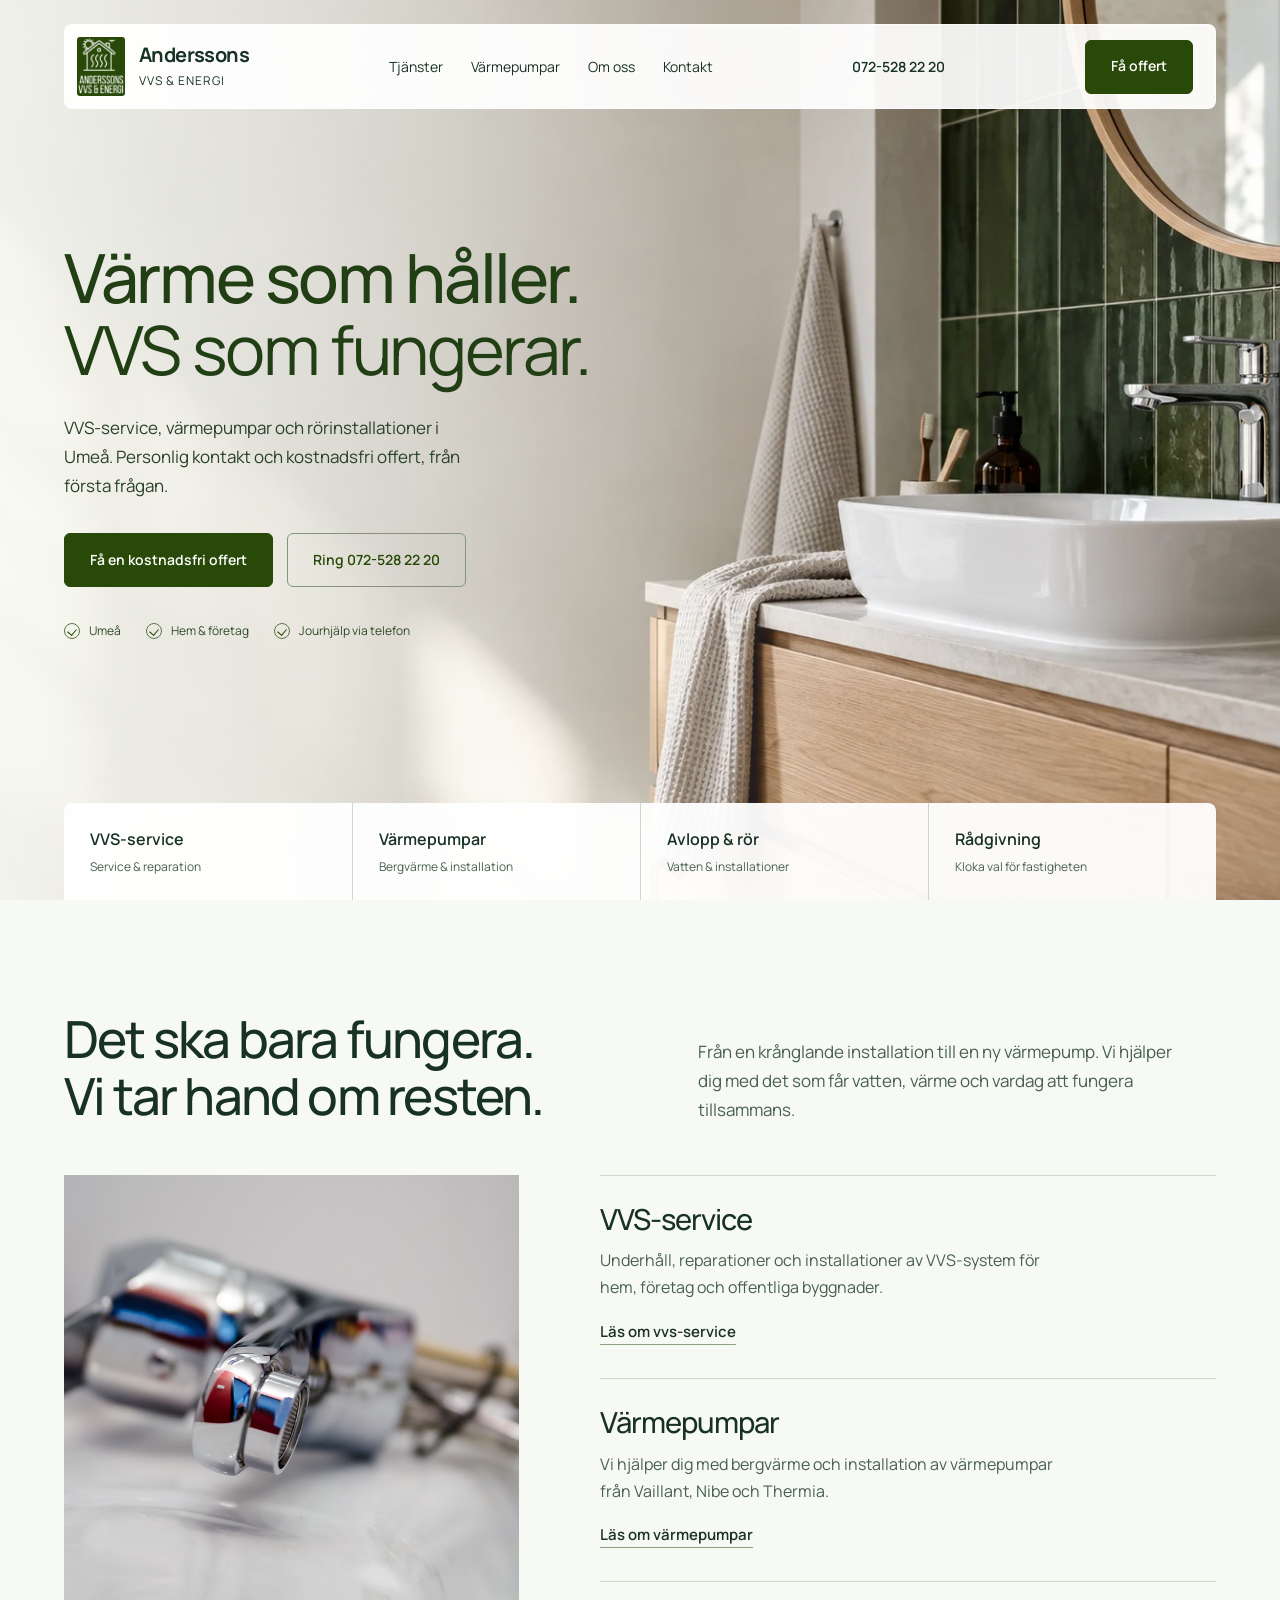
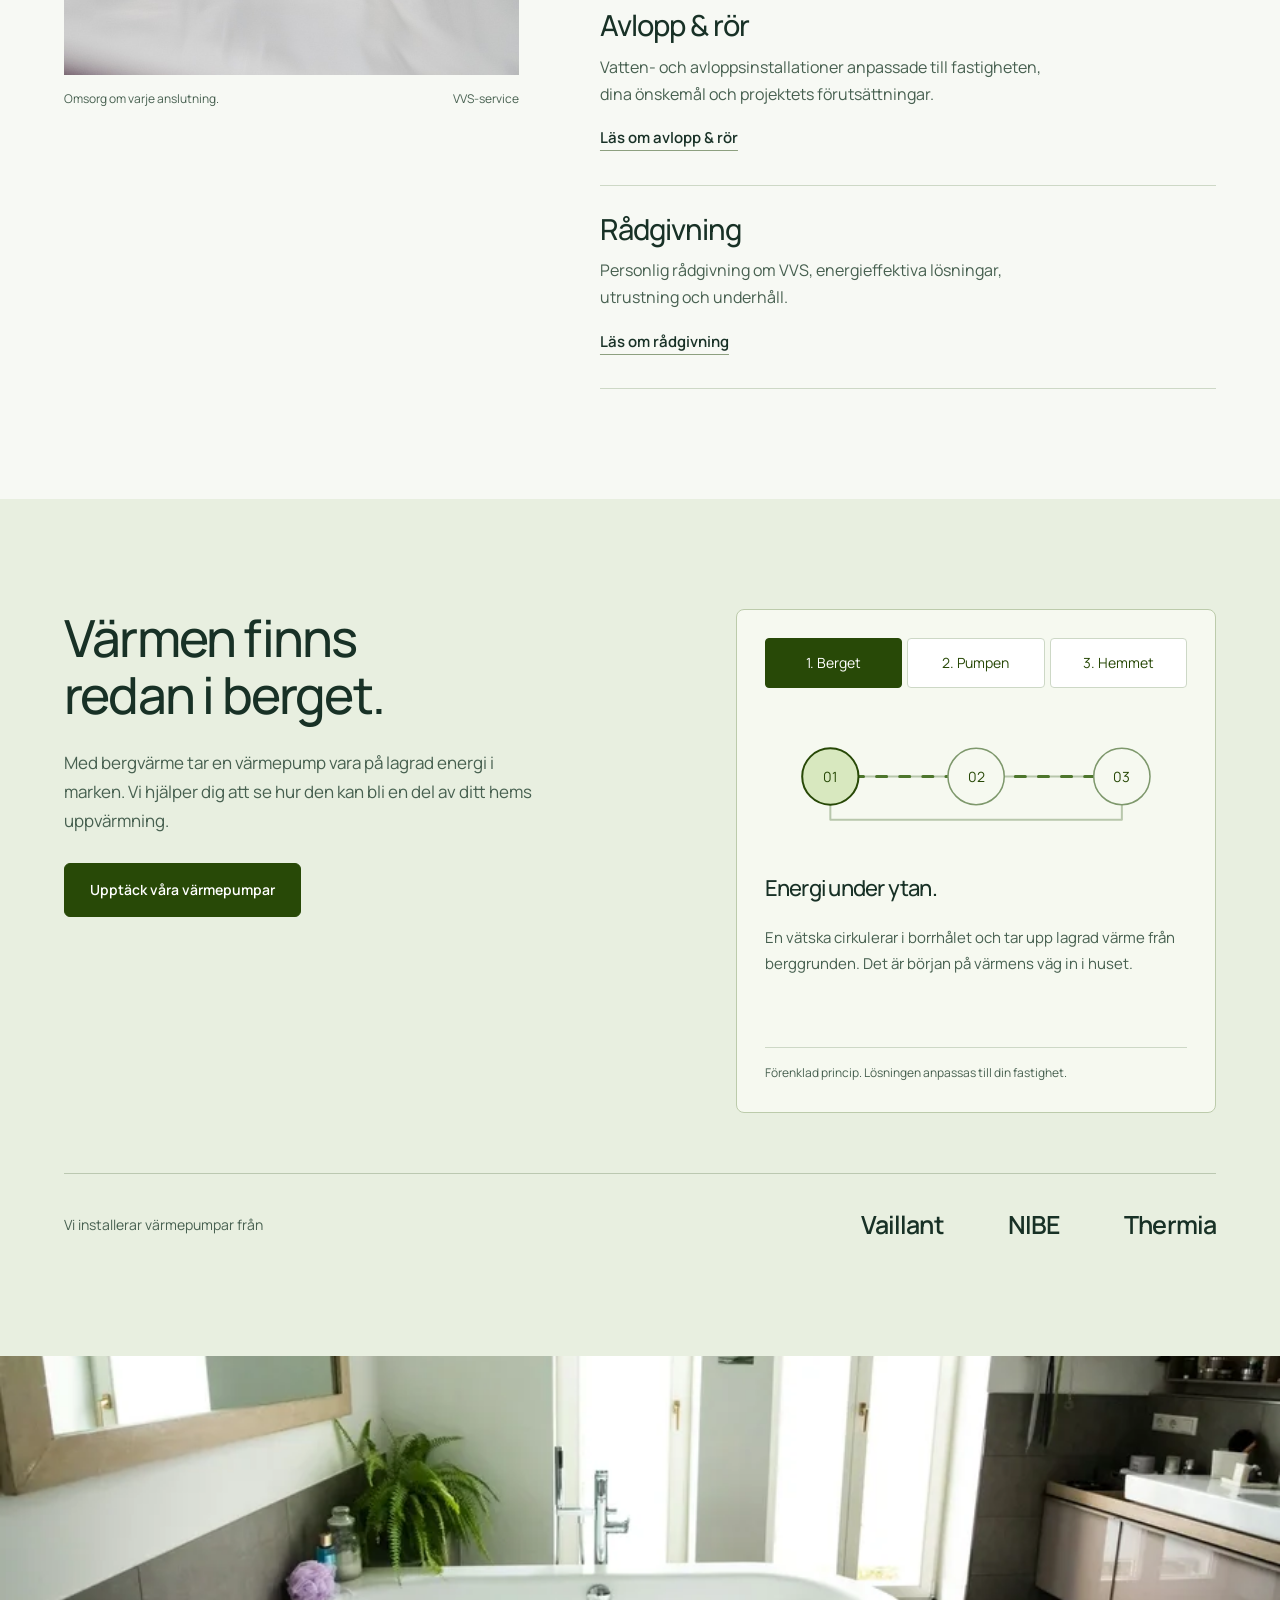
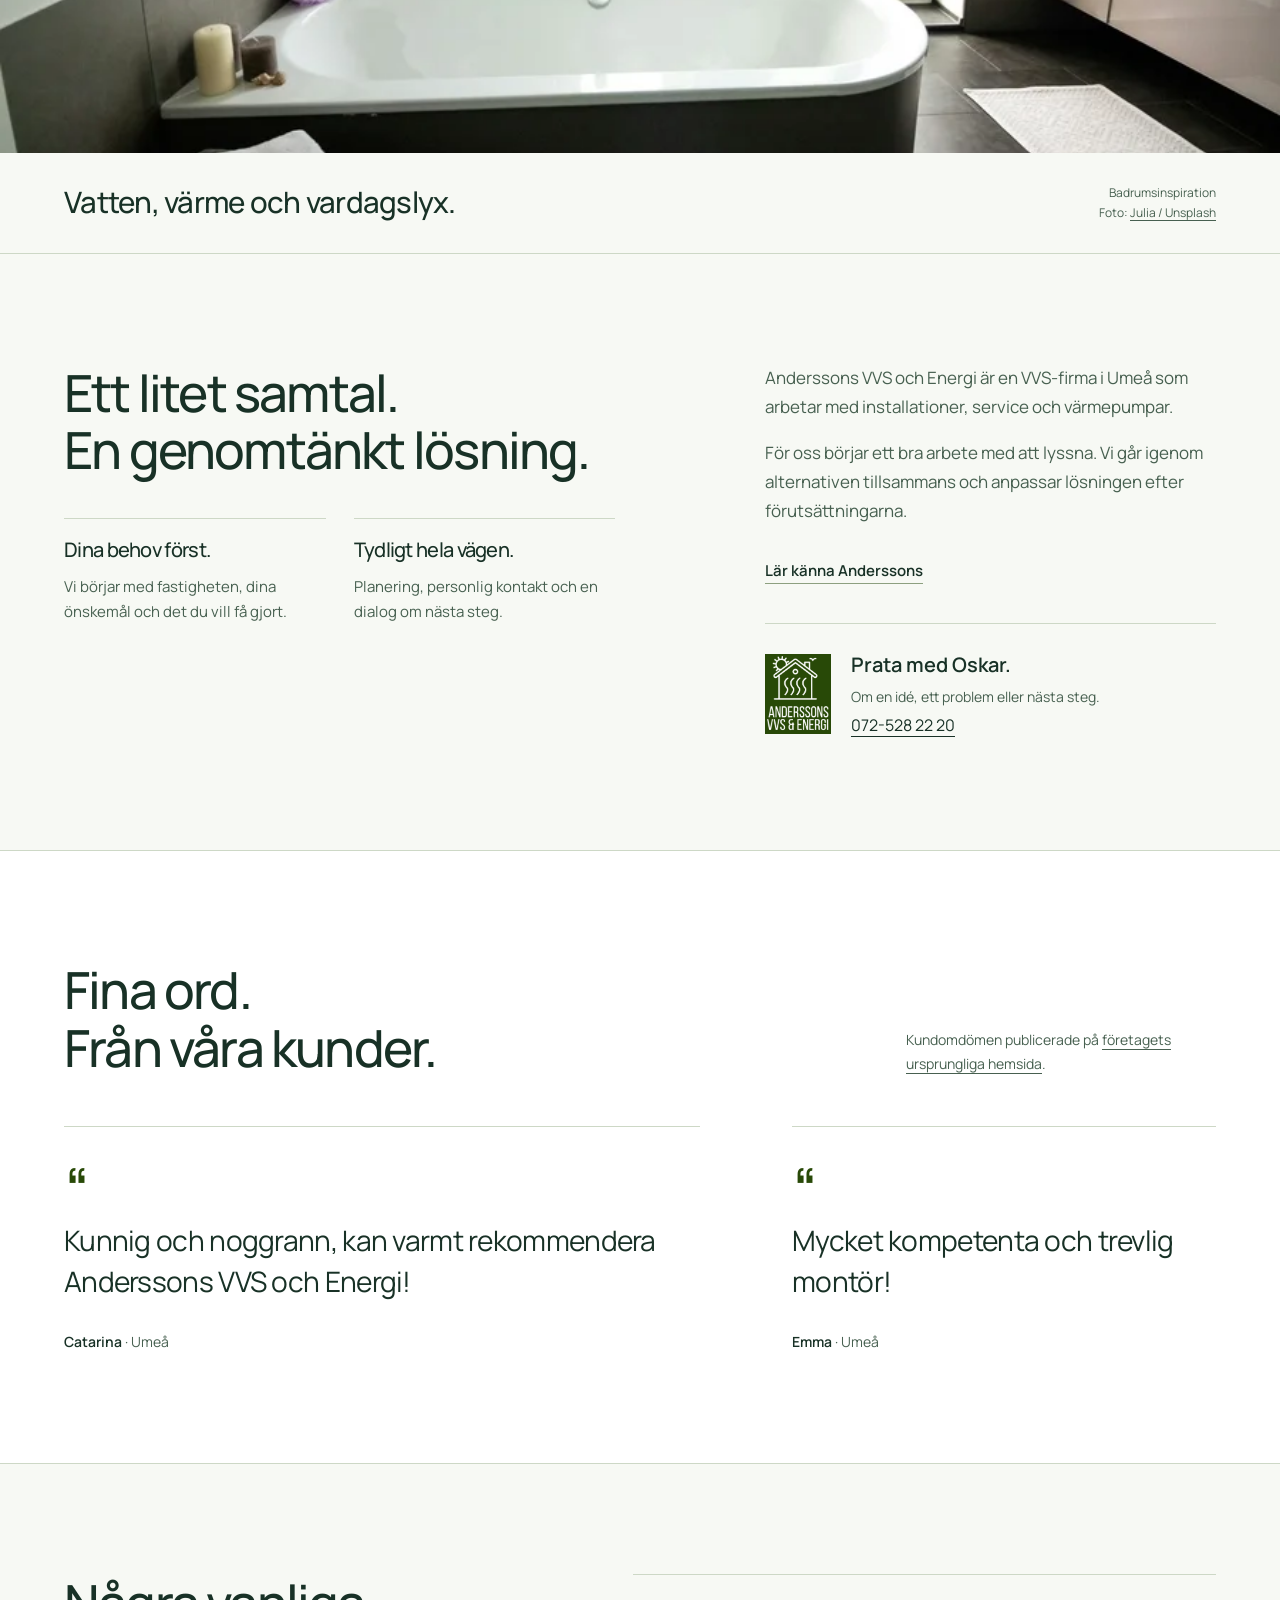
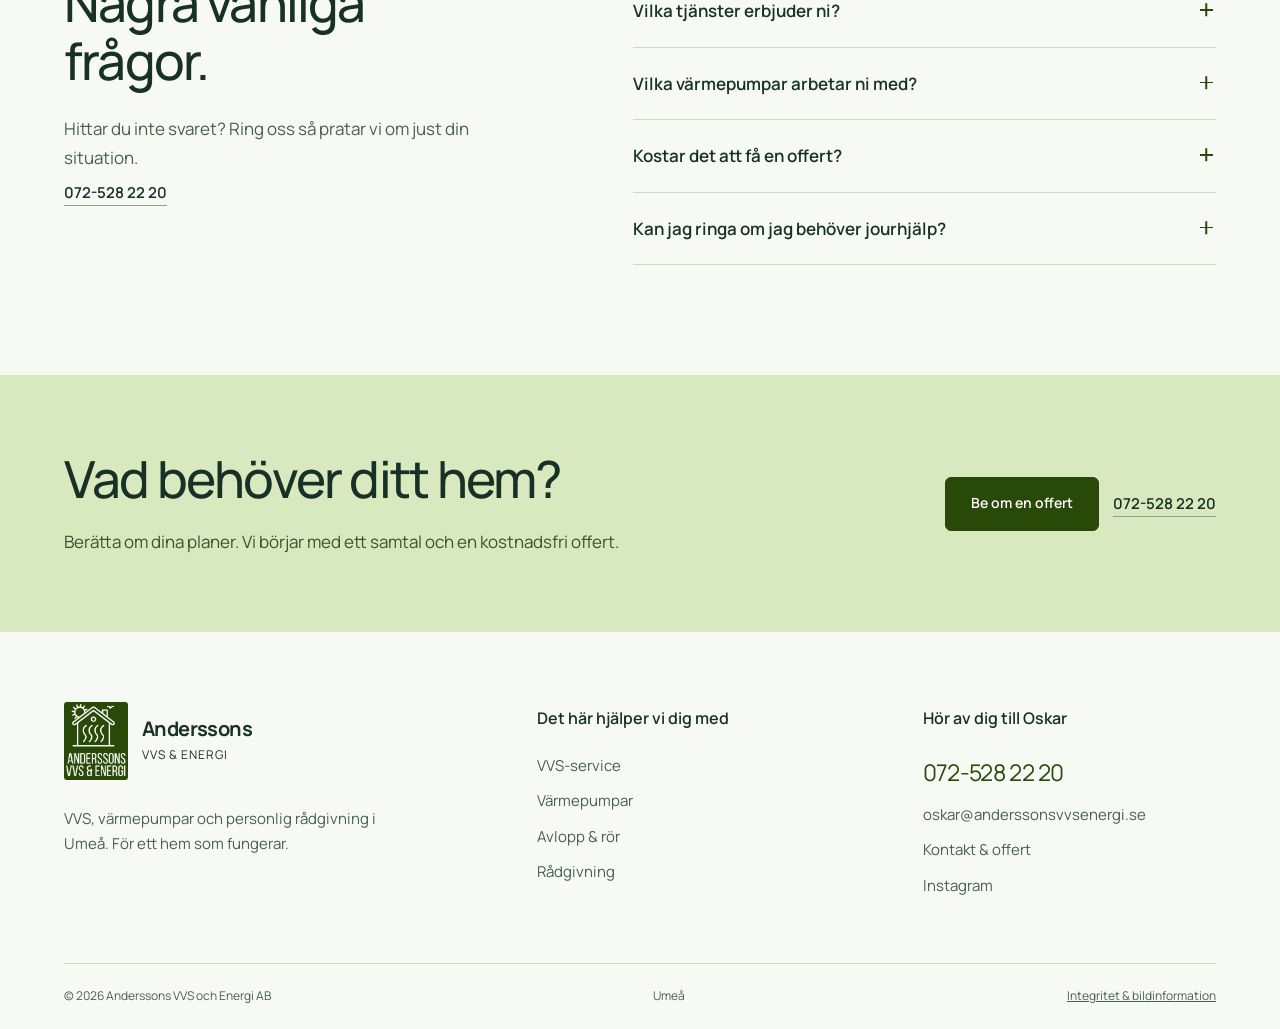
<file: index.html>
<!doctype html><html lang="sv"><head><meta charset="UTF-8"><meta name="viewport" content="width=device-width,initial-scale=1"><title>Rörmokare i Umeå | Anderssons VVS &amp; Energi</title><meta name="description" content="VVS-service, bergvärme, värmepumpar och rörinstallationer i Umeå. Kontakta Anderssons VVS och Energi för personlig rådgivning och kostnadsfri offert."><meta name="theme-color" content="#284907"><link rel="canonical" href="https://anderssons-vvs-energi-umea.carlzzon121.chatgpt.site/"><meta property="og:type" content="website"><meta property="og:locale" content="sv_SE"><meta property="og:title" content="Rörmokare i Umeå | Anderssons VVS &amp; Energi"><meta property="og:description" content="VVS-service, bergvärme, värmepumpar och rörinstallationer i Umeå. Kontakta Anderssons VVS och Energi för personlig rådgivning och kostnadsfri offert."><meta property="og:url" content="https://anderssons-vvs-energi-umea.carlzzon121.chatgpt.site/"><link rel="icon" href="./assets/favicon.svg"><link rel="preload" href="./assets/fonts/manrope.woff2" as="font" type="font/woff2" crossorigin><link rel="stylesheet" href="./styles.css"><script src="./app.js" defer></script><script type="application/ld+json">{"@context": "https://schema.org", "@type": "Plumber", "name": "Anderssons VVS och Energi AB", "url": "https://anderssons-vvs-energi-umea.carlzzon121.chatgpt.site/", "telephone": "+46725282220", "email": "oskar@anderssonsvvsenergi.se", "areaServed": {"@type": "City", "name": "Umeå"}}</script></head><body><a class="skip" href="#main">Till innehållet</a><header class="header "><div class="header-inner"><a class="brand" href="./index.html" aria-label="Anderssons VVS och Energi, startsida"><img class="" src="./assets/logo.png" alt="" loading="eager" decoding="async"><span><strong>Anderssons</strong><small>VVS & ENERGI</small></span></a><nav class="desktop-nav" aria-label="Huvudmeny"><a href="./index.html#tjanster">Tjänster</a><a href="./varmepumpar/index.html">Värmepumpar</a><a href="./om-oss/index.html">Om oss</a><a href="./kontakt/index.html">Kontakt</a></nav><a class="header-phone" href="tel:+46725282220">072-528 22 20</a><a class="button" href="./kontakt/index.html">Få offert</a><button class="menu-button" aria-expanded="false" aria-controls="mobile-nav">Meny</button></div></header><nav class="mobile-nav" id="mobile-nav" aria-label="Mobilmeny" hidden><a href="./index.html#tjanster">Tjänster</a><a href="./varmepumpar/index.html">Värmepumpar</a><a href="./om-oss/index.html">Om oss</a><a href="./kontakt/index.html">Kontakt</a><a class="mobile-phone" href="tel:+46725282220">Ring 072-528 22 20</a><a href="./kontakt/index.html">Få en kostnadsfri offert</a></nav><main id="main"><section class="hero"><img class="hero-img" src="./assets/hero.webp" alt="Ljust badrum med kromad blandare, vit keramik och grön kakelvägg. Illustrationsbild." loading="eager" decoding="async"><div class="container hero-content"><h1>Värme som håller.<span>VVS som fungerar.</span></h1><p class="hero-copy">VVS-service, värmepumpar och rörinstallationer i Umeå. Personlig kontakt och kostnadsfri offert, från första frågan.</p><div class="actions"><a class="button" href="kontakt/index.html">Få en kostnadsfri offert</a><a class="button secondary" href="tel:+46725282220">Ring 072-528 22 20</a></div><div class="hero-meta"><span><i aria-hidden="true"></i> Umeå</span><span><i aria-hidden="true"></i> Hem & företag</span><span><i aria-hidden="true"></i> Jourhjälp via telefon</span></div></div><nav class="hero-bottom" aria-label="Välj tjänst"><a href="vvs-service/index.html"><strong>VVS-service</strong><span>Service & reparation</span></a><a href="varmepumpar/index.html"><strong>Värmepumpar</strong><span>Bergvärme & installation</span></a><a href="avlopp-och-ror/index.html"><strong>Avlopp & rör</strong><span>Vatten & installationer</span></a><a href="radgivning/index.html"><strong>Rådgivning</strong><span>Kloka val för fastigheten</span></a></nav></section><section class="container section" id="tjanster"><div class="service-heading"><h2>Det ska bara fungera.<br>Vi tar hand om resten.</h2><p>Från en krånglande installation till en ny värmepump. Vi hjälper dig med det som får vatten, värme och vardag att fungera tillsammans.</p></div><div class="service-layout"><figure class="service-photo"><img class="" src="./assets/vvs-service.jpg" alt="Blandare och anslutningar som illustrerar VVS-service" loading="lazy" decoding="async"><figcaption><span>Omsorg om varje anslutning.</span><span>VVS-service</span></figcaption></figure><div class="service-list"><article class="service-item"><h3>VVS-service</h3><p>Underhåll, reparationer och installationer av VVS-system för hem, företag och offentliga byggnader.</p><a class="text-link" href="vvs-service/index.html">Läs om vvs-service</a></article><article class="service-item"><h3>Värmepumpar</h3><p>Vi hjälper dig med bergvärme och installation av värmepumpar från Vaillant, Nibe och Thermia.</p><a class="text-link" href="varmepumpar/index.html">Läs om värmepumpar</a></article><article class="service-item"><h3>Avlopp & rör</h3><p>Vatten- och avloppsinstallationer anpassade till fastigheten, dina önskemål och projektets förutsättningar.</p><a class="text-link" href="avlopp-och-ror/index.html">Läs om avlopp & rör</a></article><article class="service-item"><h3>Rådgivning</h3><p>Personlig rådgivning om VVS, energieffektiva lösningar, utrustning och underhåll.</p><a class="text-link" href="radgivning/index.html">Läs om rådgivning</a></article></div></div></section><section class="heat-section section"><div class="container"><div class="heat-intro"><div><h2>Värmen finns<br>redan i berget.</h2><p>Med bergvärme tar en värmepump vara på lagrad energi i marken. Vi hjälper dig att se hur den kan bli en del av ditt hems uppvärmning.</p><a class="button" href="./varmepumpar/index.html">Upptäck våra värmepumpar</a></div><div class="heat-explainer"><div class="heat-tabs" role="group" aria-label="Utforska hur bergvärme fungerar"><button data-heat="0" aria-pressed="true">1. Berget</button><button data-heat="1" aria-pressed="false">2. Pumpen</button><button data-heat="2" aria-pressed="false">3. Hemmet</button></div><svg class="heat-diagram" viewBox="0 0 420 150" role="img" aria-label="Förenklad principskiss: energi från berget passerar värmepumpen och värmer hemmet."><path class="circuit-base" d="M65 74H355M65 75v42h290V75"/><path class="circuit-flow" d="M65 74H355"/><circle class="active-node" data-node="0" cx="65" cy="74" r="28"/><circle data-node="1" cx="210" cy="74" r="28"/><circle data-node="2" cx="355" cy="74" r="28"/><text x="65" y="79">01</text><text x="210" y="79">02</text><text x="355" y="79">03</text></svg><div class="heat-description" aria-live="polite"><h3>Energi under ytan.</h3><p>En vätska cirkulerar i borrhålet och tar upp lagrad värme från berggrunden. Det är början på värmens väg in i huset.</p></div><span class="diagram-note">Förenklad princip. Lösningen anpassas till din fastighet.</span></div></div><div class="pump-brands"><p>Vi installerar värmepumpar från</p><div class="brand-names"><span>Vaillant</span><span>NIBE</span><span>Thermia</span></div></div></div></section><figure class="comfort-banner"><picture><source media="(max-width: 800px)" srcset="assets/bathroom-unsplash-mobile.webp"><img src="assets/bathroom-unsplash.webp" alt="Dagsljust badrum med fristående badkar, kromad blandare och gröna växter. Inspirationsbild." width="2200" height="1467" loading="lazy" decoding="async"></picture><figcaption class="container comfort-caption"><h2>Vatten, värme<br> och vardagslyx.</h2><p>Badrumsinspiration<br>Foto: <a href="https://unsplash.com/photos/white-ceramic-bathtub-near-white-wooden-framed-glass-window-Q-nk9A5GsSM" target="_blank" rel="noopener noreferrer">Julia / Unsplash<span class="sr-only"> (öppnas i ny flik)</span></a></p></figcaption></figure><section class="container section" id="om-oss"><div class="about-home"><div><h2>Ett litet samtal.<br>En genomtänkt lösning.</h2><div class="about-points"><div><h3>Dina behov först.</h3><p>Vi börjar med fastigheten, dina önskemål och det du vill få gjort.</p></div><div><h3>Tydligt hela vägen.</h3><p>Planering, personlig kontakt och en dialog om nästa steg.</p></div></div></div><div><p>Anderssons VVS och Energi är en VVS-firma i Umeå som arbetar med installationer, service och värmepumpar.</p><p>För oss börjar ett bra arbete med att lyssna. Vi går igenom alternativen tillsammans och anpassar lösningen efter förutsättningarna.</p><a class="text-link" href="om-oss/index.html">Lär känna Anderssons</a><div class="personal-contact"><img class="" src="./assets/logo.png" alt="Anderssons VVS och Energi" loading="lazy" decoding="async"><div><strong>Prata med Oskar.</strong><span>Om en idé, ett problem eller nästa steg.</span><a href="tel:+46725282220">072-528 22 20</a></div></div></div></div></section><section class="reviews section" id="omdomen"><div class="container"><div class="reviews-head"><h2>Fina ord.<br>Från våra kunder.</h2><p>Kundomdömen publicerade på <a href="https://www.anderssonsvvsenergi.se/" target="_blank" rel="noopener noreferrer">företagets ursprungliga hemsida<span class="sr-only"> (öppnas i ny flik)</span></a>.</p></div><div class="quotes"><figure class="quote"><blockquote>Kunnig och noggrann, kan varmt rekommendera Anderssons VVS och Energi!</blockquote><figcaption><cite>Catarina</cite> · Umeå</figcaption></figure><figure class="quote"><blockquote>Mycket kompetenta och trevlig montör!</blockquote><figcaption><cite>Emma</cite> · Umeå</figcaption></figure></div></div></section><section class="container section"><div class="faq-layout"><div><h2>Några vanliga frågor.</h2><p>Hittar du inte svaret? Ring oss så pratar vi om just din situation.</p><a class="text-link" href="tel:+46725282220">072-528 22 20</a></div><div class="faq-list"><details><summary>Vilka tjänster erbjuder ni?</summary><p>Vi arbetar med VVS-service, värmepumpar, vatten- och avloppsinstallationer samt rådgivning. Vi hjälper hem, företag och offentliga verksamheter.</p></details><details><summary>Vilka värmepumpar arbetar ni med?</summary><p>På värmepumpssidan arbetar vi med Vaillant, Nibe och Thermia. Kontakta oss så går vi igenom vad som passar din fastighet och dina behov.</p></details><details><summary>Kostar det att få en offert?</summary><p>Nej, en offert är kostnadsfri. Berätta vad du behöver hjälp med och lämna dina kontaktuppgifter så kan vi ta nästa steg.</p></details><details><summary>Kan jag ringa om jag behöver jourhjälp?</summary><p>Ja, vid behov av jourutryckning ringer du 072-528 22 20. Ring för att stämma av möjligheten till hjälp; använd inte mejl för ett brådskande ärende.</p></details></div></div></section></main><section class="contact-band"><div class="container contact-band-inner"><div><h2>Vad behöver ditt hem?</h2><p>Berätta om dina planer. Vi börjar med ett samtal och en kostnadsfri offert.</p></div><div class="actions"><a class="button" href="./kontakt/index.html">Be om en offert</a><a class="text-link" href="tel:+46725282220">072-528 22 20</a></div></div></section><footer class="site-footer"><div class="container"><div class="footer-top"><div class="footer-brand"><a class="brand" href="./index.html" aria-label="Anderssons VVS och Energi, startsida"><img class="" src="./assets/logo.png" alt="" loading="eager" decoding="async"><span><strong>Anderssons</strong><small>VVS & ENERGI</small></span></a><p>VVS, värmepumpar och personlig rådgivning i Umeå. För ett hem som fungerar.</p></div><div class="footer-col"><h2>Det här hjälper vi dig med</h2><a href="./vvs-service/index.html">VVS-service</a><a href="./varmepumpar/index.html">Värmepumpar</a><a href="./avlopp-och-ror/index.html">Avlopp & rör</a><a href="./radgivning/index.html">Rådgivning</a></div><div class="footer-col"><h2>Hör av dig till Oskar</h2><a class="footer-phone" href="tel:+46725282220">072-528 22 20</a><a href="mailto:oskar@anderssonsvvsenergi.se">oskar@anderssonsvvsenergi.se</a><a href="./kontakt/index.html">Kontakt & offert</a><a href="https://www.instagram.com/anderssons.vvs.energi/" target="_blank" rel="noopener noreferrer">Instagram<span class="sr-only"> (öppnas i ny flik)</span></a></div></div><div class="footer-bottom"><span>© 2026 Anderssons VVS och Energi AB</span><span>Umeå</span><a href="./integritet/index.html">Integritet & bildinformation</a></div></div></footer></body></html>
</file>
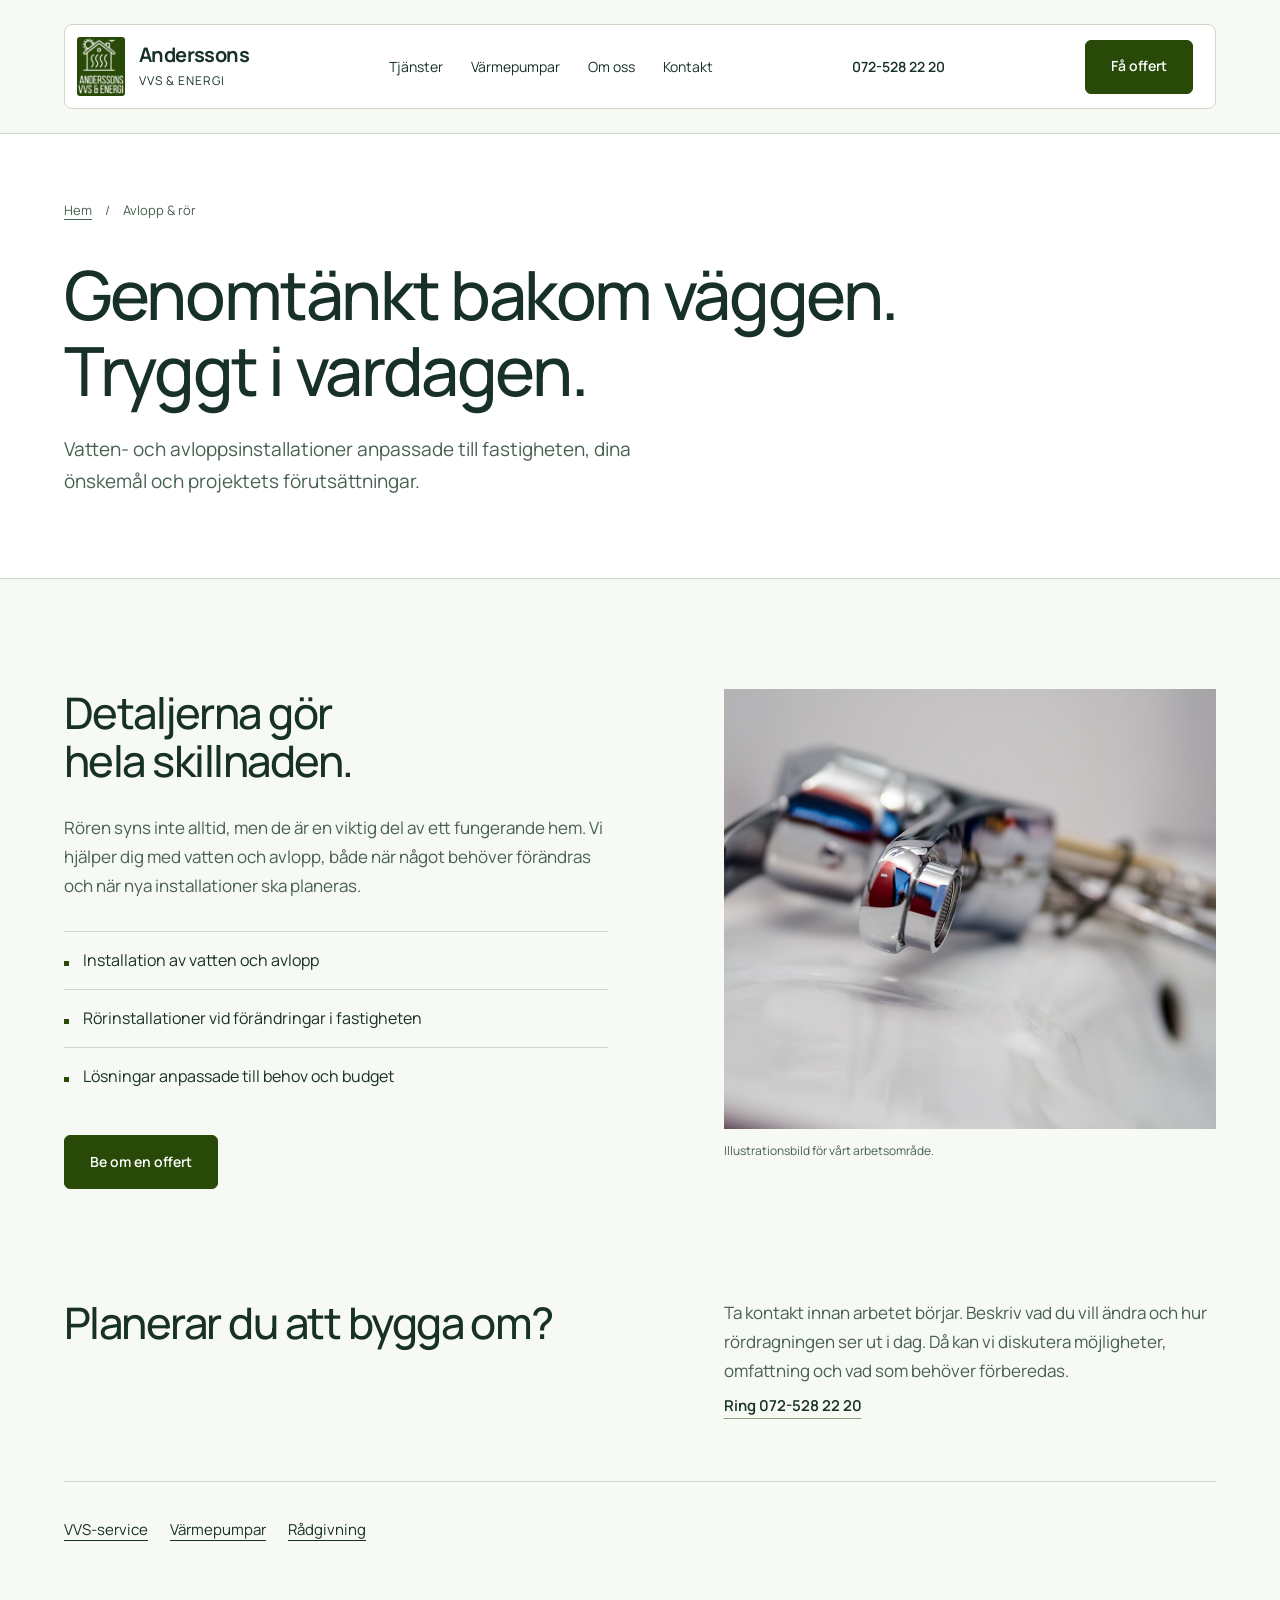
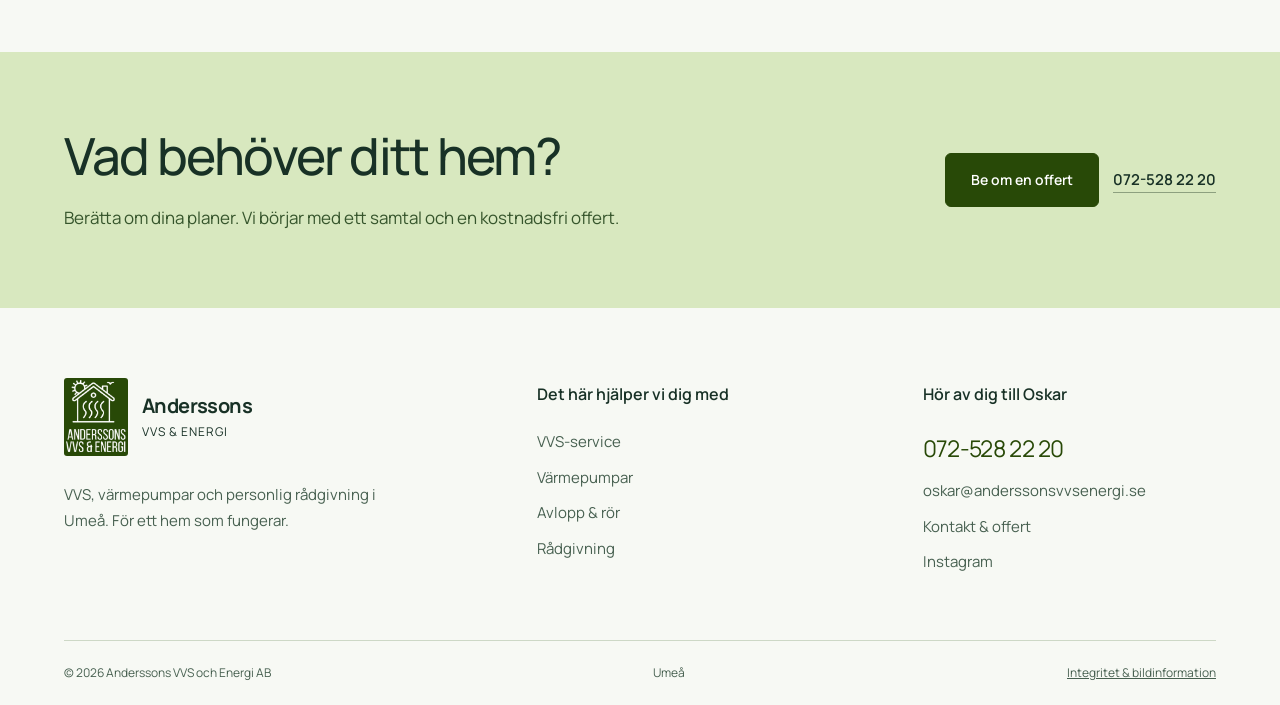
<file: avlopp-och-ror/index.html>
<!doctype html><html lang="sv"><head><meta charset="UTF-8"><meta name="viewport" content="width=device-width,initial-scale=1"><title>Avlopp &amp; rör i Umeå | Anderssons VVS &amp; Energi</title><meta name="description" content="Vatten- och avloppsinstallationer anpassade till fastigheten, dina önskemål och projektets förutsättningar."><meta name="theme-color" content="#284907"><link rel="canonical" href="https://anderssons-vvs-energi-umea.carlzzon121.chatgpt.site/avlopp-och-ror/"><meta property="og:type" content="website"><meta property="og:locale" content="sv_SE"><meta property="og:title" content="Avlopp &amp; rör i Umeå | Anderssons VVS &amp; Energi"><meta property="og:description" content="Vatten- och avloppsinstallationer anpassade till fastigheten, dina önskemål och projektets förutsättningar."><meta property="og:url" content="https://anderssons-vvs-energi-umea.carlzzon121.chatgpt.site/avlopp-och-ror/"><link rel="icon" href="../assets/favicon.svg"><link rel="preload" href="../assets/fonts/manrope.woff2" as="font" type="font/woff2" crossorigin><link rel="stylesheet" href="../styles.css"><script src="../app.js" defer></script><script type="application/ld+json">{"@context": "https://schema.org", "@type": "Plumber", "name": "Anderssons VVS och Energi AB", "url": "https://anderssons-vvs-energi-umea.carlzzon121.chatgpt.site/", "telephone": "+46725282220", "email": "oskar@anderssonsvvsenergi.se", "areaServed": {"@type": "City", "name": "Umeå"}}</script></head><body><a class="skip" href="#main">Till innehållet</a><header class="header solid"><div class="header-inner"><a class="brand" href="../index.html" aria-label="Anderssons VVS och Energi, startsida"><img class="" src="../assets/logo.png" alt="" loading="eager" decoding="async"><span><strong>Anderssons</strong><small>VVS & ENERGI</small></span></a><nav class="desktop-nav" aria-label="Huvudmeny"><a href="../index.html#tjanster">Tjänster</a><a href="../varmepumpar/index.html">Värmepumpar</a><a href="../om-oss/index.html">Om oss</a><a href="../kontakt/index.html">Kontakt</a></nav><a class="header-phone" href="tel:+46725282220">072-528 22 20</a><a class="button" href="../kontakt/index.html">Få offert</a><button class="menu-button" aria-expanded="false" aria-controls="mobile-nav">Meny</button></div></header><nav class="mobile-nav" id="mobile-nav" aria-label="Mobilmeny" hidden><a href="../index.html#tjanster">Tjänster</a><a href="../varmepumpar/index.html">Värmepumpar</a><a href="../om-oss/index.html">Om oss</a><a href="../kontakt/index.html">Kontakt</a><a class="mobile-phone" href="tel:+46725282220">Ring 072-528 22 20</a><a href="../kontakt/index.html">Få en kostnadsfri offert</a></nav><main id="main"><section class="page-intro"><div class="container"><nav class="breadcrumbs" aria-label="Brödsmulor"><a href="../index.html">Hem</a><span>/</span><span>Avlopp & rör</span></nav><h1>Genomtänkt bakom väggen.<br>Tryggt i vardagen.</h1><p>Vatten- och avloppsinstallationer anpassade till fastigheten, dina önskemål och projektets förutsättningar.</p></div></section><section class="container section"><div class="content-grid"><div><h2>Detaljerna gör<br>hela skillnaden.</h2><p>Rören syns inte alltid, men de är en viktig del av ett fungerande hem. Vi hjälper dig med vatten och avlopp, både när något behöver förändras och när nya installationer ska planeras.</p><ul class="checklist"><li>Installation av vatten och avlopp</li><li>Rörinstallationer vid förändringar i fastigheten</li><li>Lösningar anpassade till behov och budget</li></ul><a class="button" href="../kontakt/index.html?tjanst=Avlopp%20%26%20r%C3%B6r">Be om en offert</a></div><figure class="detail-photo"><img class="" src="../assets/vvs-service.jpg" alt="Illustrationsbild för avlopp &amp; rör" loading="lazy" decoding="async"><figcaption>Illustrationsbild för vårt arbetsområde.</figcaption></figure></div></section><section class="container section" style="padding-top:0"><div class="content-grid"><h2>Planerar du att bygga om?</h2><div><p>Ta kontakt innan arbetet börjar. Beskriv vad du vill ändra och hur rördragningen ser ut i dag. Då kan vi diskutera möjligheter, omfattning och vad som behöver förberedas.</p><a class="text-link" href="tel:+46725282220">Ring 072-528 22 20</a></div></div><nav class="related" aria-label="Fler tjänster"><a href="../vvs-service/index.html">VVS-service</a><a href="../varmepumpar/index.html">Värmepumpar</a><a href="../radgivning/index.html">Rådgivning</a></nav></section></main><section class="contact-band"><div class="container contact-band-inner"><div><h2>Vad behöver ditt hem?</h2><p>Berätta om dina planer. Vi börjar med ett samtal och en kostnadsfri offert.</p></div><div class="actions"><a class="button" href="../kontakt/index.html">Be om en offert</a><a class="text-link" href="tel:+46725282220">072-528 22 20</a></div></div></section><footer class="site-footer"><div class="container"><div class="footer-top"><div class="footer-brand"><a class="brand" href="../index.html" aria-label="Anderssons VVS och Energi, startsida"><img class="" src="../assets/logo.png" alt="" loading="eager" decoding="async"><span><strong>Anderssons</strong><small>VVS & ENERGI</small></span></a><p>VVS, värmepumpar och personlig rådgivning i Umeå. För ett hem som fungerar.</p></div><div class="footer-col"><h2>Det här hjälper vi dig med</h2><a href="../vvs-service/index.html">VVS-service</a><a href="../varmepumpar/index.html">Värmepumpar</a><a href="../avlopp-och-ror/index.html">Avlopp & rör</a><a href="../radgivning/index.html">Rådgivning</a></div><div class="footer-col"><h2>Hör av dig till Oskar</h2><a class="footer-phone" href="tel:+46725282220">072-528 22 20</a><a href="mailto:oskar@anderssonsvvsenergi.se">oskar@anderssonsvvsenergi.se</a><a href="../kontakt/index.html">Kontakt & offert</a><a href="https://www.instagram.com/anderssons.vvs.energi/" target="_blank" rel="noopener noreferrer">Instagram<span class="sr-only"> (öppnas i ny flik)</span></a></div></div><div class="footer-bottom"><span>© 2026 Anderssons VVS och Energi AB</span><span>Umeå</span><a href="../integritet/index.html">Integritet & bildinformation</a></div></div></footer></body></html>
</file>
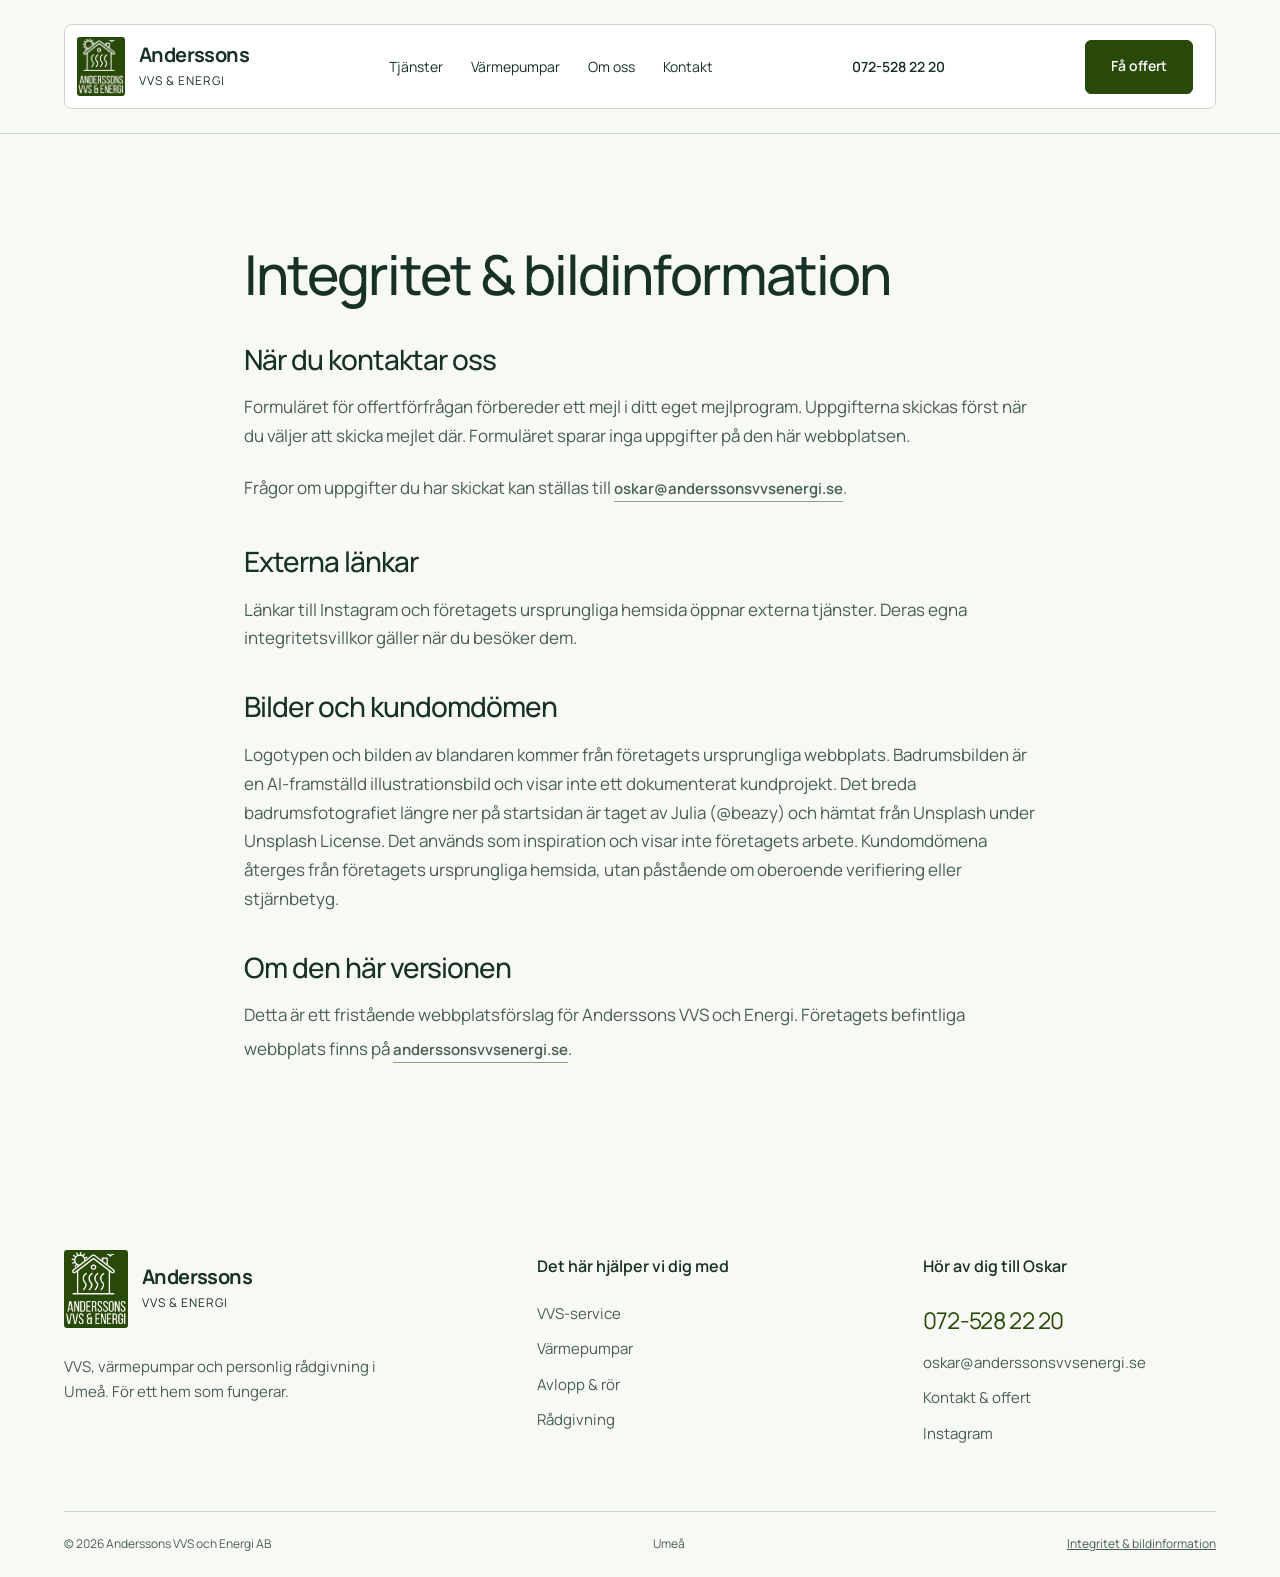
<file: integritet/index.html>
<!doctype html><html lang="sv"><head><meta charset="UTF-8"><meta name="viewport" content="width=device-width,initial-scale=1"><title>Integritet &amp; bildinformation | Anderssons VVS &amp; Energi</title><meta name="description" content="Information om offertformuläret, externa länkar, bilder och kundomdömen."><meta name="theme-color" content="#284907"><link rel="canonical" href="https://anderssons-vvs-energi-umea.carlzzon121.chatgpt.site/integritet/"><meta property="og:type" content="website"><meta property="og:locale" content="sv_SE"><meta property="og:title" content="Integritet &amp; bildinformation | Anderssons VVS &amp; Energi"><meta property="og:description" content="Information om offertformuläret, externa länkar, bilder och kundomdömen."><meta property="og:url" content="https://anderssons-vvs-energi-umea.carlzzon121.chatgpt.site/integritet/"><link rel="icon" href="../assets/favicon.svg"><link rel="preload" href="../assets/fonts/manrope.woff2" as="font" type="font/woff2" crossorigin><link rel="stylesheet" href="../styles.css"><script src="../app.js" defer></script><script type="application/ld+json">{"@context": "https://schema.org", "@type": "Plumber", "name": "Anderssons VVS och Energi AB", "url": "https://anderssons-vvs-energi-umea.carlzzon121.chatgpt.site/", "telephone": "+46725282220", "email": "oskar@anderssonsvvsenergi.se", "areaServed": {"@type": "City", "name": "Umeå"}}</script></head><body><a class="skip" href="#main">Till innehållet</a><header class="header solid"><div class="header-inner"><a class="brand" href="../index.html" aria-label="Anderssons VVS och Energi, startsida"><img class="" src="../assets/logo.png" alt="" loading="eager" decoding="async"><span><strong>Anderssons</strong><small>VVS & ENERGI</small></span></a><nav class="desktop-nav" aria-label="Huvudmeny"><a href="../index.html#tjanster">Tjänster</a><a href="../varmepumpar/index.html">Värmepumpar</a><a href="../om-oss/index.html">Om oss</a><a href="../kontakt/index.html">Kontakt</a></nav><a class="header-phone" href="tel:+46725282220">072-528 22 20</a><a class="button" href="../kontakt/index.html">Få offert</a><button class="menu-button" aria-expanded="false" aria-controls="mobile-nav">Meny</button></div></header><nav class="mobile-nav" id="mobile-nav" aria-label="Mobilmeny" hidden><a href="../index.html#tjanster">Tjänster</a><a href="../varmepumpar/index.html">Värmepumpar</a><a href="../om-oss/index.html">Om oss</a><a href="../kontakt/index.html">Kontakt</a><a class="mobile-phone" href="tel:+46725282220">Ring 072-528 22 20</a><a href="../kontakt/index.html">Få en kostnadsfri offert</a></nav><main id="main"><article class="container section legal"><h1>Integritet & bildinformation</h1><h2>När du kontaktar oss</h2><p>Formuläret för offertförfrågan förbereder ett mejl i ditt eget mejlprogram. Uppgifterna skickas först när du väljer att skicka mejlet där. Formuläret sparar inga uppgifter på den här webbplatsen.</p><p>Frågor om uppgifter du har skickat kan ställas till <a class="text-link" href="mailto:oskar@anderssonsvvsenergi.se">oskar@anderssonsvvsenergi.se</a>.</p><h2>Externa länkar</h2><p>Länkar till Instagram och företagets ursprungliga hemsida öppnar externa tjänster. Deras egna integritetsvillkor gäller när du besöker dem.</p><h2>Bilder och kundomdömen</h2><p>Logotypen och bilden av blandaren kommer från företagets ursprungliga webbplats. Badrumsbilden är en AI-framställd illustrationsbild och visar inte ett dokumenterat kundprojekt. Det breda badrumsfotografiet längre ner på startsidan är taget av Julia (@beazy) och hämtat från Unsplash under Unsplash License. Det används som inspiration och visar inte företagets arbete. Kundomdömena återges från företagets ursprungliga hemsida, utan påstående om oberoende verifiering eller stjärnbetyg.</p><h2>Om den här versionen</h2><p>Detta är ett fristående webbplatsförslag för Anderssons VVS och Energi. Företagets befintliga webbplats finns på <a class="text-link" href="https://www.anderssonsvvsenergi.se/">anderssonsvvsenergi.se</a>.</p></article></main><footer class="site-footer"><div class="container"><div class="footer-top"><div class="footer-brand"><a class="brand" href="../index.html" aria-label="Anderssons VVS och Energi, startsida"><img class="" src="../assets/logo.png" alt="" loading="eager" decoding="async"><span><strong>Anderssons</strong><small>VVS & ENERGI</small></span></a><p>VVS, värmepumpar och personlig rådgivning i Umeå. För ett hem som fungerar.</p></div><div class="footer-col"><h2>Det här hjälper vi dig med</h2><a href="../vvs-service/index.html">VVS-service</a><a href="../varmepumpar/index.html">Värmepumpar</a><a href="../avlopp-och-ror/index.html">Avlopp & rör</a><a href="../radgivning/index.html">Rådgivning</a></div><div class="footer-col"><h2>Hör av dig till Oskar</h2><a class="footer-phone" href="tel:+46725282220">072-528 22 20</a><a href="mailto:oskar@anderssonsvvsenergi.se">oskar@anderssonsvvsenergi.se</a><a href="../kontakt/index.html">Kontakt & offert</a><a href="https://www.instagram.com/anderssons.vvs.energi/" target="_blank" rel="noopener noreferrer">Instagram<span class="sr-only"> (öppnas i ny flik)</span></a></div></div><div class="footer-bottom"><span>© 2026 Anderssons VVS och Energi AB</span><span>Umeå</span><a href="../integritet/index.html">Integritet & bildinformation</a></div></div></footer></body></html>
</file>
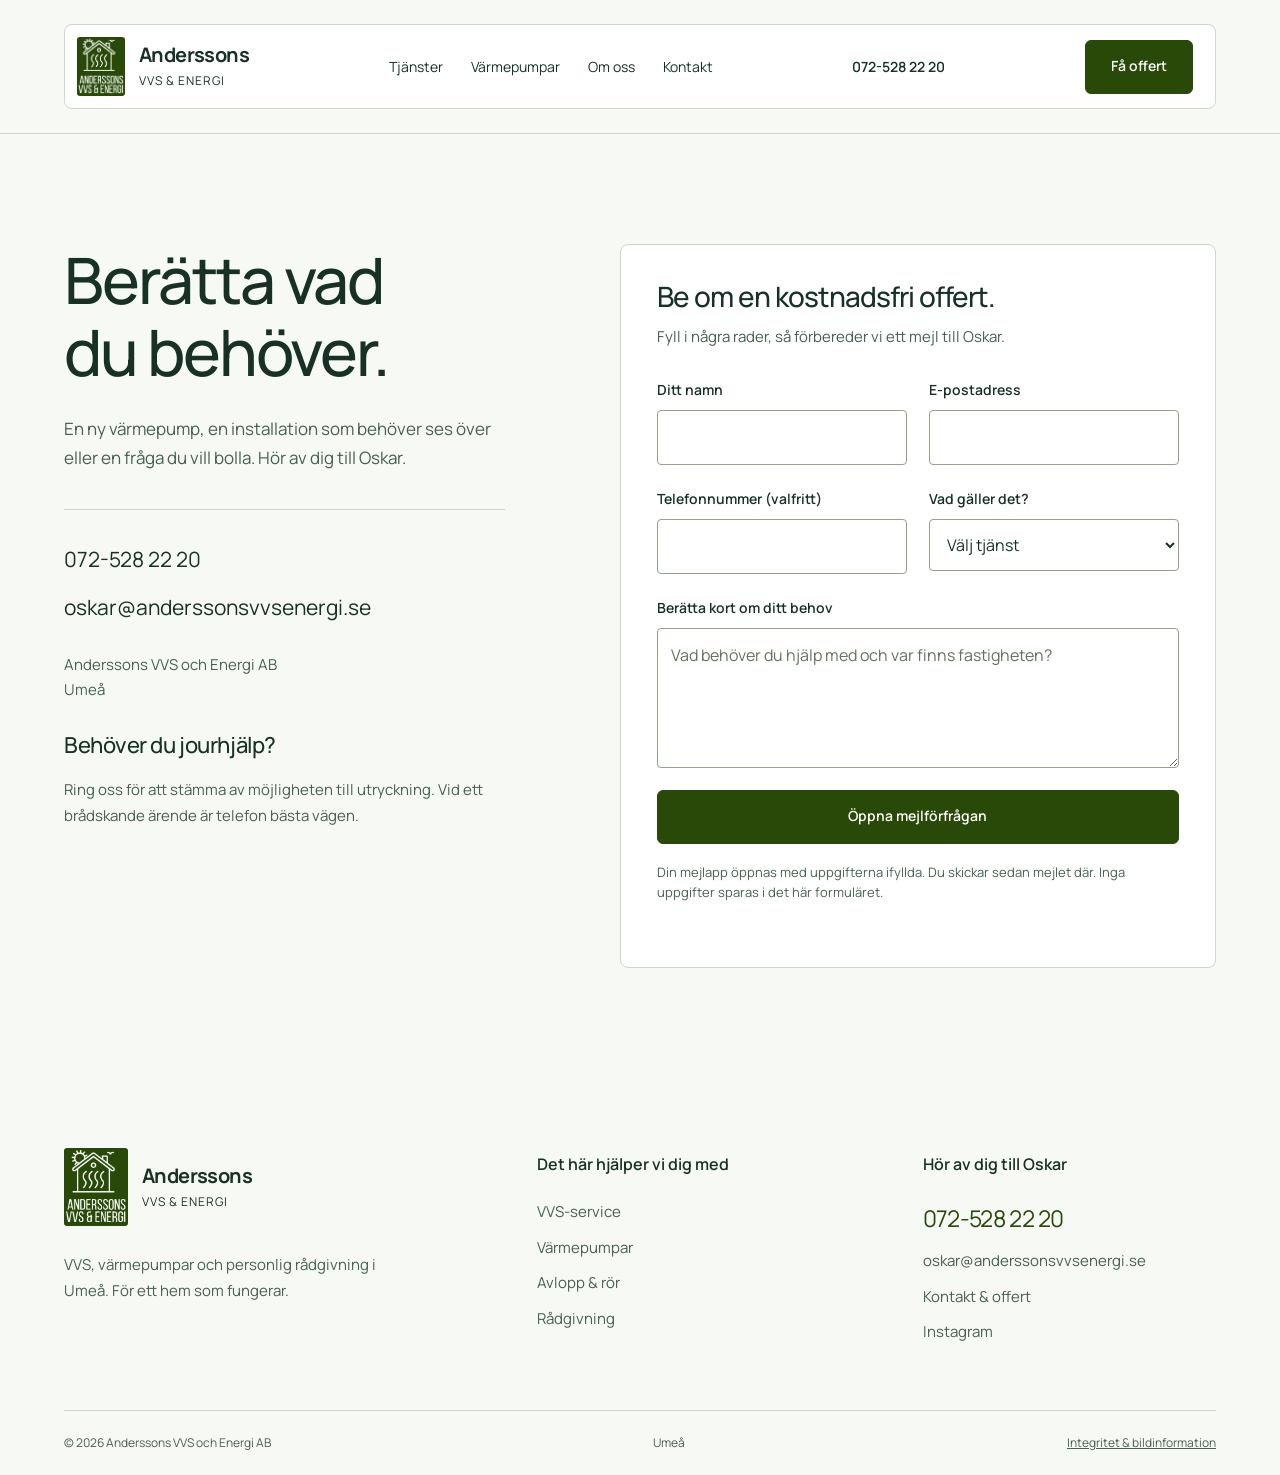
<file: kontakt/index.html>
<!doctype html><html lang="sv"><head><meta charset="UTF-8"><meta name="viewport" content="width=device-width,initial-scale=1"><title>Kontakt &amp; kostnadsfri offert | Anderssons VVS &amp; Energi</title><meta name="description" content="Ring 072-528 22 20 eller mejla oskar@anderssonsvvsenergi.se. Kostnadsfri offert för VVS och värmepumpar i Umeå."><meta name="theme-color" content="#284907"><link rel="canonical" href="https://anderssons-vvs-energi-umea.carlzzon121.chatgpt.site/kontakt/"><meta property="og:type" content="website"><meta property="og:locale" content="sv_SE"><meta property="og:title" content="Kontakt &amp; kostnadsfri offert | Anderssons VVS &amp; Energi"><meta property="og:description" content="Ring 072-528 22 20 eller mejla oskar@anderssonsvvsenergi.se. Kostnadsfri offert för VVS och värmepumpar i Umeå."><meta property="og:url" content="https://anderssons-vvs-energi-umea.carlzzon121.chatgpt.site/kontakt/"><link rel="icon" href="../assets/favicon.svg"><link rel="preload" href="../assets/fonts/manrope.woff2" as="font" type="font/woff2" crossorigin><link rel="stylesheet" href="../styles.css"><script src="../app.js" defer></script><script type="application/ld+json">{"@context": "https://schema.org", "@type": "Plumber", "name": "Anderssons VVS och Energi AB", "url": "https://anderssons-vvs-energi-umea.carlzzon121.chatgpt.site/", "telephone": "+46725282220", "email": "oskar@anderssonsvvsenergi.se", "areaServed": {"@type": "City", "name": "Umeå"}}</script></head><body><a class="skip" href="#main">Till innehållet</a><header class="header solid"><div class="header-inner"><a class="brand" href="../index.html" aria-label="Anderssons VVS och Energi, startsida"><img class="" src="../assets/logo.png" alt="" loading="eager" decoding="async"><span><strong>Anderssons</strong><small>VVS & ENERGI</small></span></a><nav class="desktop-nav" aria-label="Huvudmeny"><a href="../index.html#tjanster">Tjänster</a><a href="../varmepumpar/index.html">Värmepumpar</a><a href="../om-oss/index.html">Om oss</a><a href="../kontakt/index.html">Kontakt</a></nav><a class="header-phone" href="tel:+46725282220">072-528 22 20</a><a class="button" href="../kontakt/index.html">Få offert</a><button class="menu-button" aria-expanded="false" aria-controls="mobile-nav">Meny</button></div></header><nav class="mobile-nav" id="mobile-nav" aria-label="Mobilmeny" hidden><a href="../index.html#tjanster">Tjänster</a><a href="../varmepumpar/index.html">Värmepumpar</a><a href="../om-oss/index.html">Om oss</a><a href="../kontakt/index.html">Kontakt</a><a class="mobile-phone" href="tel:+46725282220">Ring 072-528 22 20</a><a href="../kontakt/index.html">Få en kostnadsfri offert</a></nav><main id="main"><section class="container section contact-page"><div><h1>Berätta vad<br>du behöver.</h1><p>En ny värmepump, en installation som behöver ses över eller en fråga du vill bolla. Hör av dig till Oskar.</p><div class="contact-details"><a href="tel:+46725282220">072-528 22 20</a><a href="mailto:oskar@anderssonsvvsenergi.se">oskar@anderssonsvvsenergi.se</a><p>Anderssons VVS och Energi AB<br>Umeå</p><h2>Behöver du jourhjälp?</h2><p>Ring oss för att stämma av möjligheten till utryckning. Vid ett brådskande ärende är telefon bästa vägen.</p></div></div><form class="quote-form" id="quote-form"><h2>Be om en kostnadsfri offert.</h2><p>Fyll i några rader, så förbereder vi ett mejl till Oskar.</p><div class="fields"><div class="field"><label for="name">Ditt namn</label><input id="name" name="name" autocomplete="name" required maxlength="120"></div><div class="field"><label for="email">E-postadress</label><input type="email" id="email" name="email" autocomplete="email" required maxlength="180"></div></div><div class="fields"><div class="field"><label for="phone">Telefonnummer <span>(valfritt)</span></label><input type="tel" id="phone" name="phone" autocomplete="tel" maxlength="50"></div><div class="field"><label for="service">Vad gäller det?</label><select id="service" name="service"><option value="">Välj tjänst</option><option>VVS-service</option><option>Värmepumpar</option><option>Avlopp & rör</option><option>Rådgivning</option><option>Annat / osäker</option></select></div></div><div class="field"><label for="message">Berätta kort om ditt behov</label><textarea id="message" name="message" required maxlength="3000" placeholder="Vad behöver du hjälp med och var finns fastigheten?"></textarea></div><button class="button" type="submit">Öppna mejlförfrågan</button><p class="form-note">Din mejlapp öppnas med uppgifterna ifyllda. Du skickar sedan mejlet där. Inga uppgifter sparas i det här formuläret.</p><p class="form-status" role="status"></p></form></section></main><footer class="site-footer"><div class="container"><div class="footer-top"><div class="footer-brand"><a class="brand" href="../index.html" aria-label="Anderssons VVS och Energi, startsida"><img class="" src="../assets/logo.png" alt="" loading="eager" decoding="async"><span><strong>Anderssons</strong><small>VVS & ENERGI</small></span></a><p>VVS, värmepumpar och personlig rådgivning i Umeå. För ett hem som fungerar.</p></div><div class="footer-col"><h2>Det här hjälper vi dig med</h2><a href="../vvs-service/index.html">VVS-service</a><a href="../varmepumpar/index.html">Värmepumpar</a><a href="../avlopp-och-ror/index.html">Avlopp & rör</a><a href="../radgivning/index.html">Rådgivning</a></div><div class="footer-col"><h2>Hör av dig till Oskar</h2><a class="footer-phone" href="tel:+46725282220">072-528 22 20</a><a href="mailto:oskar@anderssonsvvsenergi.se">oskar@anderssonsvvsenergi.se</a><a href="../kontakt/index.html">Kontakt & offert</a><a href="https://www.instagram.com/anderssons.vvs.energi/" target="_blank" rel="noopener noreferrer">Instagram<span class="sr-only"> (öppnas i ny flik)</span></a></div></div><div class="footer-bottom"><span>© 2026 Anderssons VVS och Energi AB</span><span>Umeå</span><a href="../integritet/index.html">Integritet & bildinformation</a></div></div></footer></body></html>
</file>
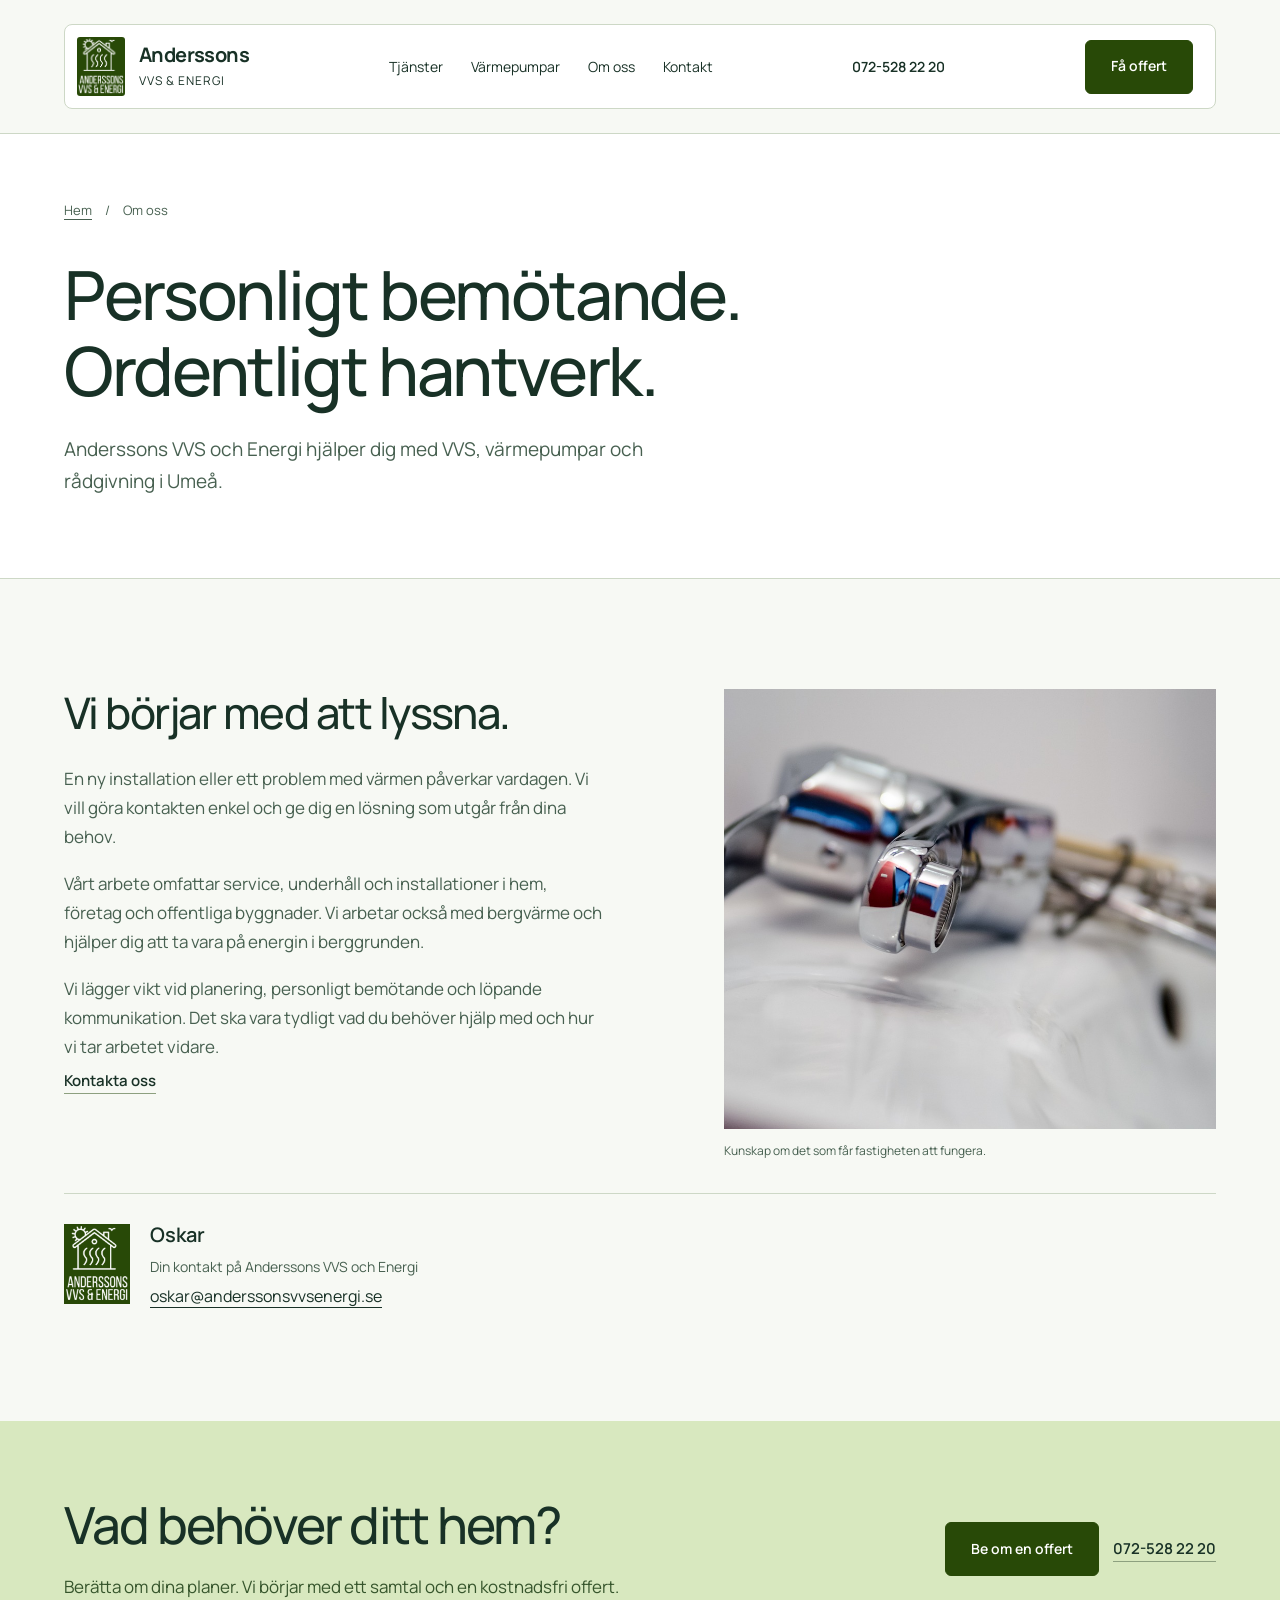
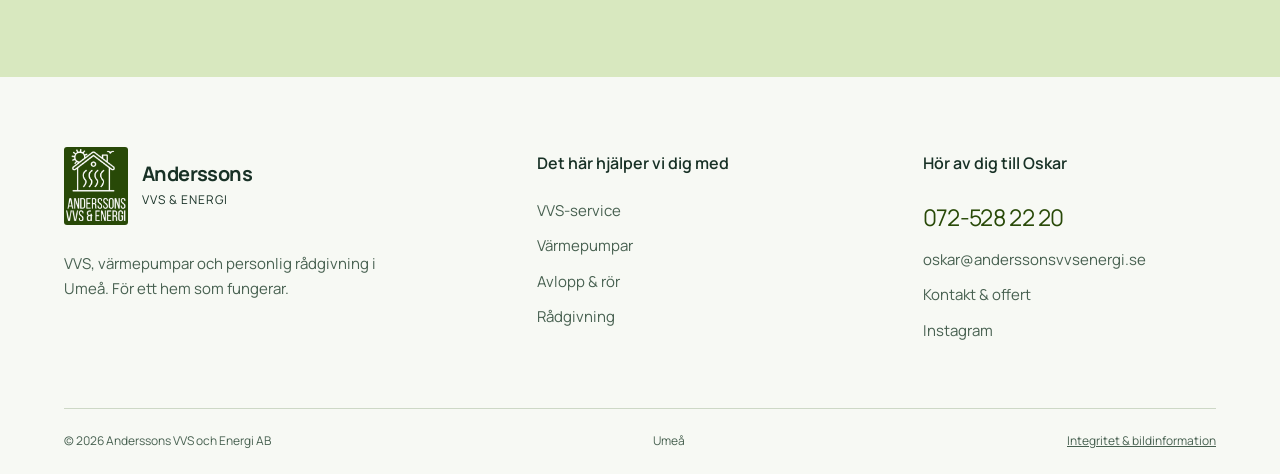
<file: om-oss/index.html>
<!doctype html><html lang="sv"><head><meta charset="UTF-8"><meta name="viewport" content="width=device-width,initial-scale=1"><title>Om oss | Anderssons VVS &amp; Energi, Umeå</title><meta name="description" content="Personlig kontakt, VVS-service och värmepumpar. Lär känna Anderssons VVS och Energi i Umeå och kontakta Oskar."><meta name="theme-color" content="#284907"><link rel="canonical" href="https://anderssons-vvs-energi-umea.carlzzon121.chatgpt.site/om-oss/"><meta property="og:type" content="website"><meta property="og:locale" content="sv_SE"><meta property="og:title" content="Om oss | Anderssons VVS &amp; Energi, Umeå"><meta property="og:description" content="Personlig kontakt, VVS-service och värmepumpar. Lär känna Anderssons VVS och Energi i Umeå och kontakta Oskar."><meta property="og:url" content="https://anderssons-vvs-energi-umea.carlzzon121.chatgpt.site/om-oss/"><link rel="icon" href="../assets/favicon.svg"><link rel="preload" href="../assets/fonts/manrope.woff2" as="font" type="font/woff2" crossorigin><link rel="stylesheet" href="../styles.css"><script src="../app.js" defer></script><script type="application/ld+json">{"@context": "https://schema.org", "@type": "Plumber", "name": "Anderssons VVS och Energi AB", "url": "https://anderssons-vvs-energi-umea.carlzzon121.chatgpt.site/", "telephone": "+46725282220", "email": "oskar@anderssonsvvsenergi.se", "areaServed": {"@type": "City", "name": "Umeå"}}</script></head><body><a class="skip" href="#main">Till innehållet</a><header class="header solid"><div class="header-inner"><a class="brand" href="../index.html" aria-label="Anderssons VVS och Energi, startsida"><img class="" src="../assets/logo.png" alt="" loading="eager" decoding="async"><span><strong>Anderssons</strong><small>VVS & ENERGI</small></span></a><nav class="desktop-nav" aria-label="Huvudmeny"><a href="../index.html#tjanster">Tjänster</a><a href="../varmepumpar/index.html">Värmepumpar</a><a href="../om-oss/index.html">Om oss</a><a href="../kontakt/index.html">Kontakt</a></nav><a class="header-phone" href="tel:+46725282220">072-528 22 20</a><a class="button" href="../kontakt/index.html">Få offert</a><button class="menu-button" aria-expanded="false" aria-controls="mobile-nav">Meny</button></div></header><nav class="mobile-nav" id="mobile-nav" aria-label="Mobilmeny" hidden><a href="../index.html#tjanster">Tjänster</a><a href="../varmepumpar/index.html">Värmepumpar</a><a href="../om-oss/index.html">Om oss</a><a href="../kontakt/index.html">Kontakt</a><a class="mobile-phone" href="tel:+46725282220">Ring 072-528 22 20</a><a href="../kontakt/index.html">Få en kostnadsfri offert</a></nav><main id="main"><section class="page-intro"><div class="container"><nav class="breadcrumbs" aria-label="Brödsmulor"><a href="../index.html">Hem</a><span>/</span><span>Om oss</span></nav><h1>Personligt bemötande.<br>Ordentligt hantverk.</h1><p>Anderssons VVS och Energi hjälper dig med VVS, värmepumpar och rådgivning i Umeå.</p></div></section><section class="container section"><div class="content-grid"><div><h2>Vi börjar med
att lyssna.</h2><p>En ny installation eller ett problem med värmen påverkar vardagen. Vi vill göra kontakten enkel och ge dig en lösning som utgår från dina behov.</p><p>Vårt arbete omfattar service, underhåll och installationer i hem, företag och offentliga byggnader. Vi arbetar också med bergvärme och hjälper dig att ta vara på energin i berggrunden.</p><p>Vi lägger vikt vid planering, personligt bemötande och löpande kommunikation. Det ska vara tydligt vad du behöver hjälp med och hur vi tar arbetet vidare.</p><a class="text-link" href="../kontakt/index.html">Kontakta oss</a></div><figure class="detail-photo"><img class="" src="../assets/vvs-service.jpg" alt="Blandare och anslutningar, illustration av VVS-arbete" loading="lazy" decoding="async"><figcaption>Kunskap om det som får fastigheten att fungera.</figcaption></figure></div><div class="personal-contact"><img class="" src="../assets/logo.png" alt="Anderssons VVS och Energi" loading="lazy" decoding="async"><div><strong>Oskar</strong><span>Din kontakt på Anderssons VVS och Energi</span><a href="mailto:oskar@anderssonsvvsenergi.se">oskar@anderssonsvvsenergi.se</a></div></div></section></main><section class="contact-band"><div class="container contact-band-inner"><div><h2>Vad behöver ditt hem?</h2><p>Berätta om dina planer. Vi börjar med ett samtal och en kostnadsfri offert.</p></div><div class="actions"><a class="button" href="../kontakt/index.html">Be om en offert</a><a class="text-link" href="tel:+46725282220">072-528 22 20</a></div></div></section><footer class="site-footer"><div class="container"><div class="footer-top"><div class="footer-brand"><a class="brand" href="../index.html" aria-label="Anderssons VVS och Energi, startsida"><img class="" src="../assets/logo.png" alt="" loading="eager" decoding="async"><span><strong>Anderssons</strong><small>VVS & ENERGI</small></span></a><p>VVS, värmepumpar och personlig rådgivning i Umeå. För ett hem som fungerar.</p></div><div class="footer-col"><h2>Det här hjälper vi dig med</h2><a href="../vvs-service/index.html">VVS-service</a><a href="../varmepumpar/index.html">Värmepumpar</a><a href="../avlopp-och-ror/index.html">Avlopp & rör</a><a href="../radgivning/index.html">Rådgivning</a></div><div class="footer-col"><h2>Hör av dig till Oskar</h2><a class="footer-phone" href="tel:+46725282220">072-528 22 20</a><a href="mailto:oskar@anderssonsvvsenergi.se">oskar@anderssonsvvsenergi.se</a><a href="../kontakt/index.html">Kontakt & offert</a><a href="https://www.instagram.com/anderssons.vvs.energi/" target="_blank" rel="noopener noreferrer">Instagram<span class="sr-only"> (öppnas i ny flik)</span></a></div></div><div class="footer-bottom"><span>© 2026 Anderssons VVS och Energi AB</span><span>Umeå</span><a href="../integritet/index.html">Integritet & bildinformation</a></div></div></footer></body></html>
</file>
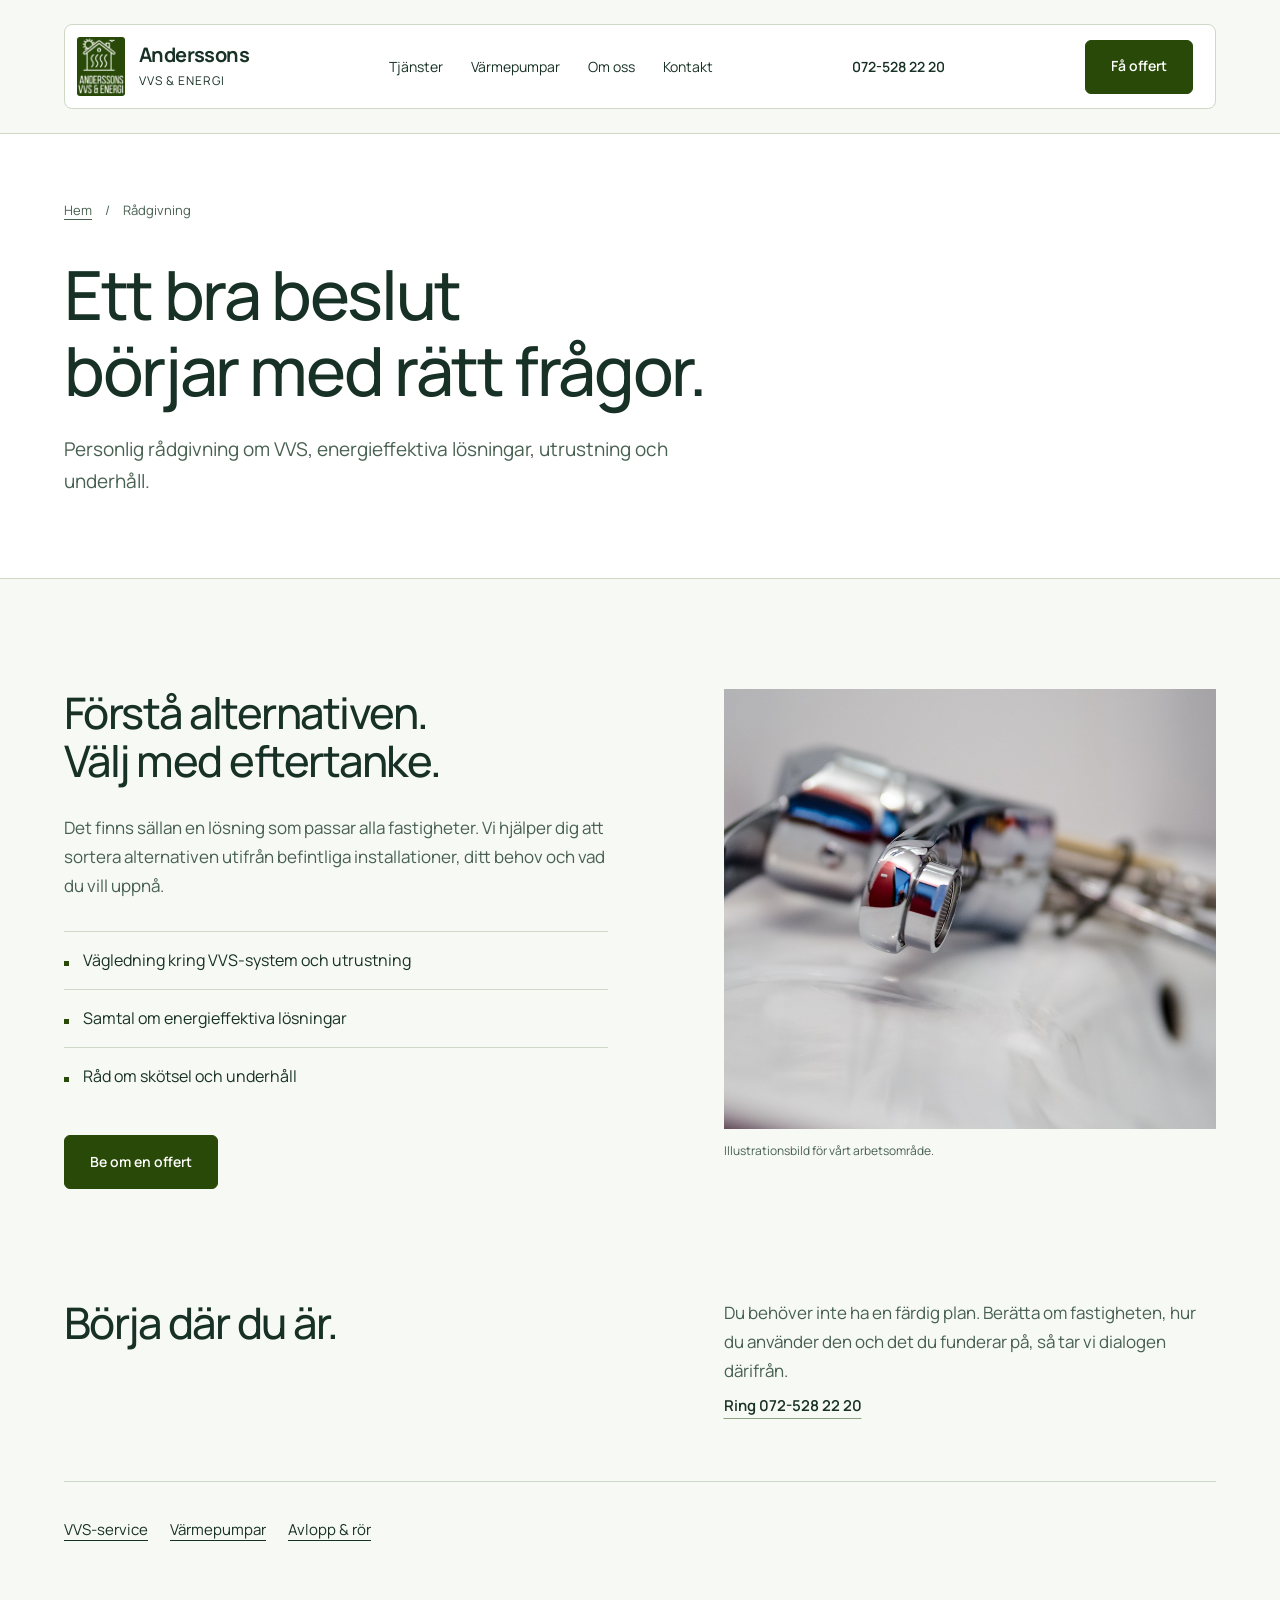
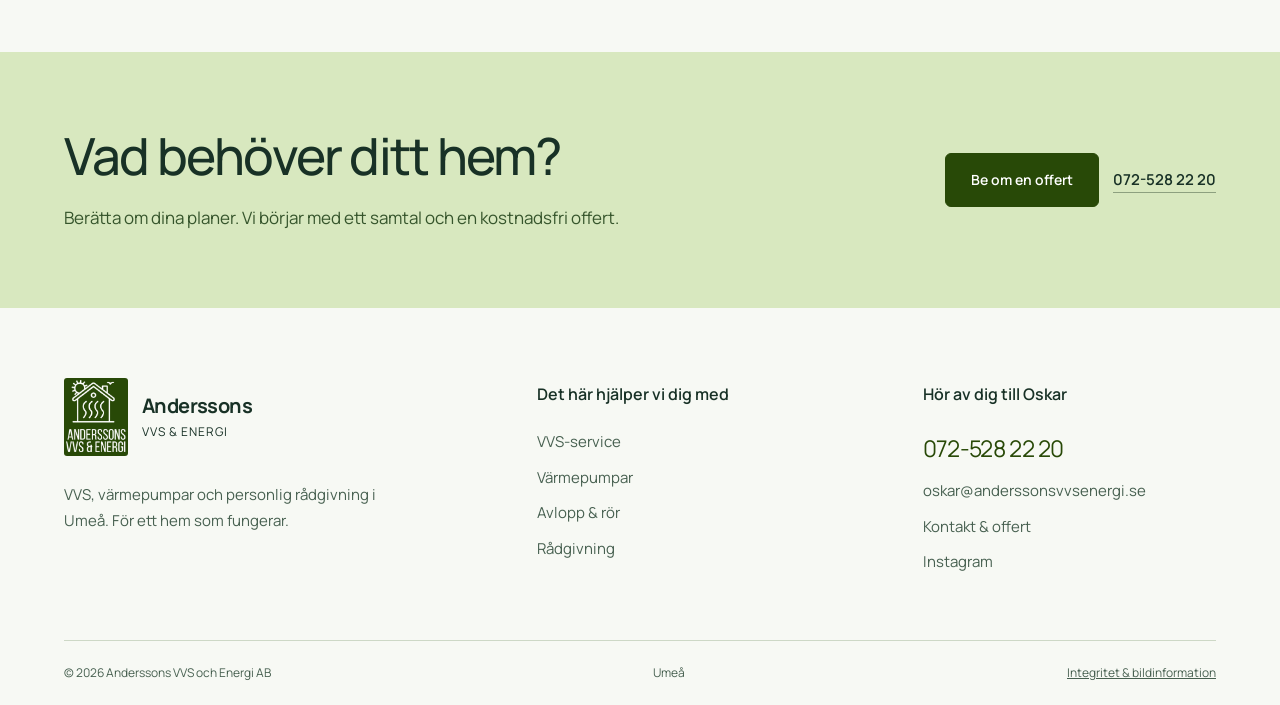
<file: radgivning/index.html>
<!doctype html><html lang="sv"><head><meta charset="UTF-8"><meta name="viewport" content="width=device-width,initial-scale=1"><title>Rådgivning i Umeå | Anderssons VVS &amp; Energi</title><meta name="description" content="Personlig rådgivning om VVS, energieffektiva lösningar, utrustning och underhåll."><meta name="theme-color" content="#284907"><link rel="canonical" href="https://anderssons-vvs-energi-umea.carlzzon121.chatgpt.site/radgivning/"><meta property="og:type" content="website"><meta property="og:locale" content="sv_SE"><meta property="og:title" content="Rådgivning i Umeå | Anderssons VVS &amp; Energi"><meta property="og:description" content="Personlig rådgivning om VVS, energieffektiva lösningar, utrustning och underhåll."><meta property="og:url" content="https://anderssons-vvs-energi-umea.carlzzon121.chatgpt.site/radgivning/"><link rel="icon" href="../assets/favicon.svg"><link rel="preload" href="../assets/fonts/manrope.woff2" as="font" type="font/woff2" crossorigin><link rel="stylesheet" href="../styles.css"><script src="../app.js" defer></script><script type="application/ld+json">{"@context": "https://schema.org", "@type": "Plumber", "name": "Anderssons VVS och Energi AB", "url": "https://anderssons-vvs-energi-umea.carlzzon121.chatgpt.site/", "telephone": "+46725282220", "email": "oskar@anderssonsvvsenergi.se", "areaServed": {"@type": "City", "name": "Umeå"}}</script></head><body><a class="skip" href="#main">Till innehållet</a><header class="header solid"><div class="header-inner"><a class="brand" href="../index.html" aria-label="Anderssons VVS och Energi, startsida"><img class="" src="../assets/logo.png" alt="" loading="eager" decoding="async"><span><strong>Anderssons</strong><small>VVS & ENERGI</small></span></a><nav class="desktop-nav" aria-label="Huvudmeny"><a href="../index.html#tjanster">Tjänster</a><a href="../varmepumpar/index.html">Värmepumpar</a><a href="../om-oss/index.html">Om oss</a><a href="../kontakt/index.html">Kontakt</a></nav><a class="header-phone" href="tel:+46725282220">072-528 22 20</a><a class="button" href="../kontakt/index.html">Få offert</a><button class="menu-button" aria-expanded="false" aria-controls="mobile-nav">Meny</button></div></header><nav class="mobile-nav" id="mobile-nav" aria-label="Mobilmeny" hidden><a href="../index.html#tjanster">Tjänster</a><a href="../varmepumpar/index.html">Värmepumpar</a><a href="../om-oss/index.html">Om oss</a><a href="../kontakt/index.html">Kontakt</a><a class="mobile-phone" href="tel:+46725282220">Ring 072-528 22 20</a><a href="../kontakt/index.html">Få en kostnadsfri offert</a></nav><main id="main"><section class="page-intro"><div class="container"><nav class="breadcrumbs" aria-label="Brödsmulor"><a href="../index.html">Hem</a><span>/</span><span>Rådgivning</span></nav><h1>Ett bra beslut<br>börjar med rätt frågor.</h1><p>Personlig rådgivning om VVS, energieffektiva lösningar, utrustning och underhåll.</p></div></section><section class="container section"><div class="content-grid"><div><h2>Förstå alternativen.<br>Välj med eftertanke.</h2><p>Det finns sällan en lösning som passar alla fastigheter. Vi hjälper dig att sortera alternativen utifrån befintliga installationer, ditt behov och vad du vill uppnå.</p><ul class="checklist"><li>Vägledning kring VVS-system och utrustning</li><li>Samtal om energieffektiva lösningar</li><li>Råd om skötsel och underhåll</li></ul><a class="button" href="../kontakt/index.html?tjanst=R%C3%A5dgivning">Be om en offert</a></div><figure class="detail-photo"><img class="" src="../assets/vvs-service.jpg" alt="Illustrationsbild för rådgivning" loading="lazy" decoding="async"><figcaption>Illustrationsbild för vårt arbetsområde.</figcaption></figure></div></section><section class="container section" style="padding-top:0"><div class="content-grid"><h2>Börja där du är.</h2><div><p>Du behöver inte ha en färdig plan. Berätta om fastigheten, hur du använder den och det du funderar på, så tar vi dialogen därifrån.</p><a class="text-link" href="tel:+46725282220">Ring 072-528 22 20</a></div></div><nav class="related" aria-label="Fler tjänster"><a href="../vvs-service/index.html">VVS-service</a><a href="../varmepumpar/index.html">Värmepumpar</a><a href="../avlopp-och-ror/index.html">Avlopp & rör</a></nav></section></main><section class="contact-band"><div class="container contact-band-inner"><div><h2>Vad behöver ditt hem?</h2><p>Berätta om dina planer. Vi börjar med ett samtal och en kostnadsfri offert.</p></div><div class="actions"><a class="button" href="../kontakt/index.html">Be om en offert</a><a class="text-link" href="tel:+46725282220">072-528 22 20</a></div></div></section><footer class="site-footer"><div class="container"><div class="footer-top"><div class="footer-brand"><a class="brand" href="../index.html" aria-label="Anderssons VVS och Energi, startsida"><img class="" src="../assets/logo.png" alt="" loading="eager" decoding="async"><span><strong>Anderssons</strong><small>VVS & ENERGI</small></span></a><p>VVS, värmepumpar och personlig rådgivning i Umeå. För ett hem som fungerar.</p></div><div class="footer-col"><h2>Det här hjälper vi dig med</h2><a href="../vvs-service/index.html">VVS-service</a><a href="../varmepumpar/index.html">Värmepumpar</a><a href="../avlopp-och-ror/index.html">Avlopp & rör</a><a href="../radgivning/index.html">Rådgivning</a></div><div class="footer-col"><h2>Hör av dig till Oskar</h2><a class="footer-phone" href="tel:+46725282220">072-528 22 20</a><a href="mailto:oskar@anderssonsvvsenergi.se">oskar@anderssonsvvsenergi.se</a><a href="../kontakt/index.html">Kontakt & offert</a><a href="https://www.instagram.com/anderssons.vvs.energi/" target="_blank" rel="noopener noreferrer">Instagram<span class="sr-only"> (öppnas i ny flik)</span></a></div></div><div class="footer-bottom"><span>© 2026 Anderssons VVS och Energi AB</span><span>Umeå</span><a href="../integritet/index.html">Integritet & bildinformation</a></div></div></footer></body></html>
</file>
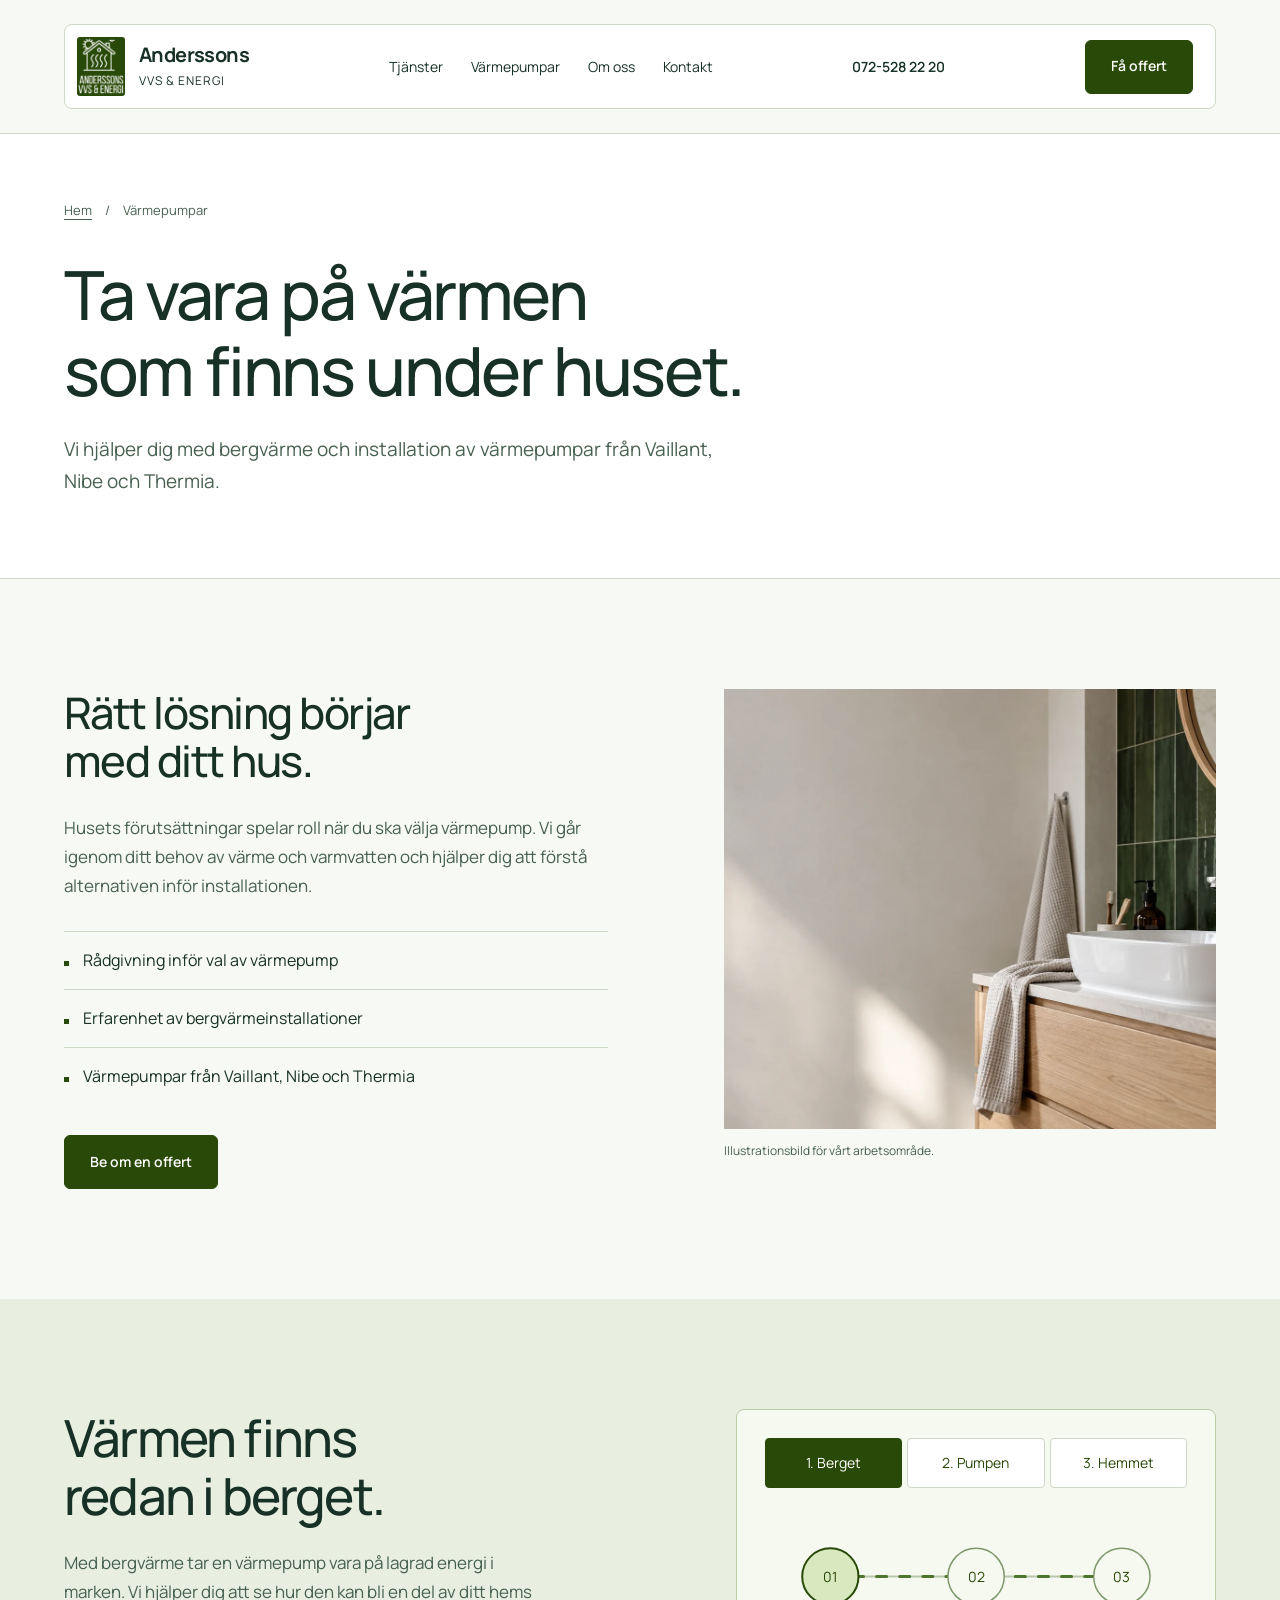
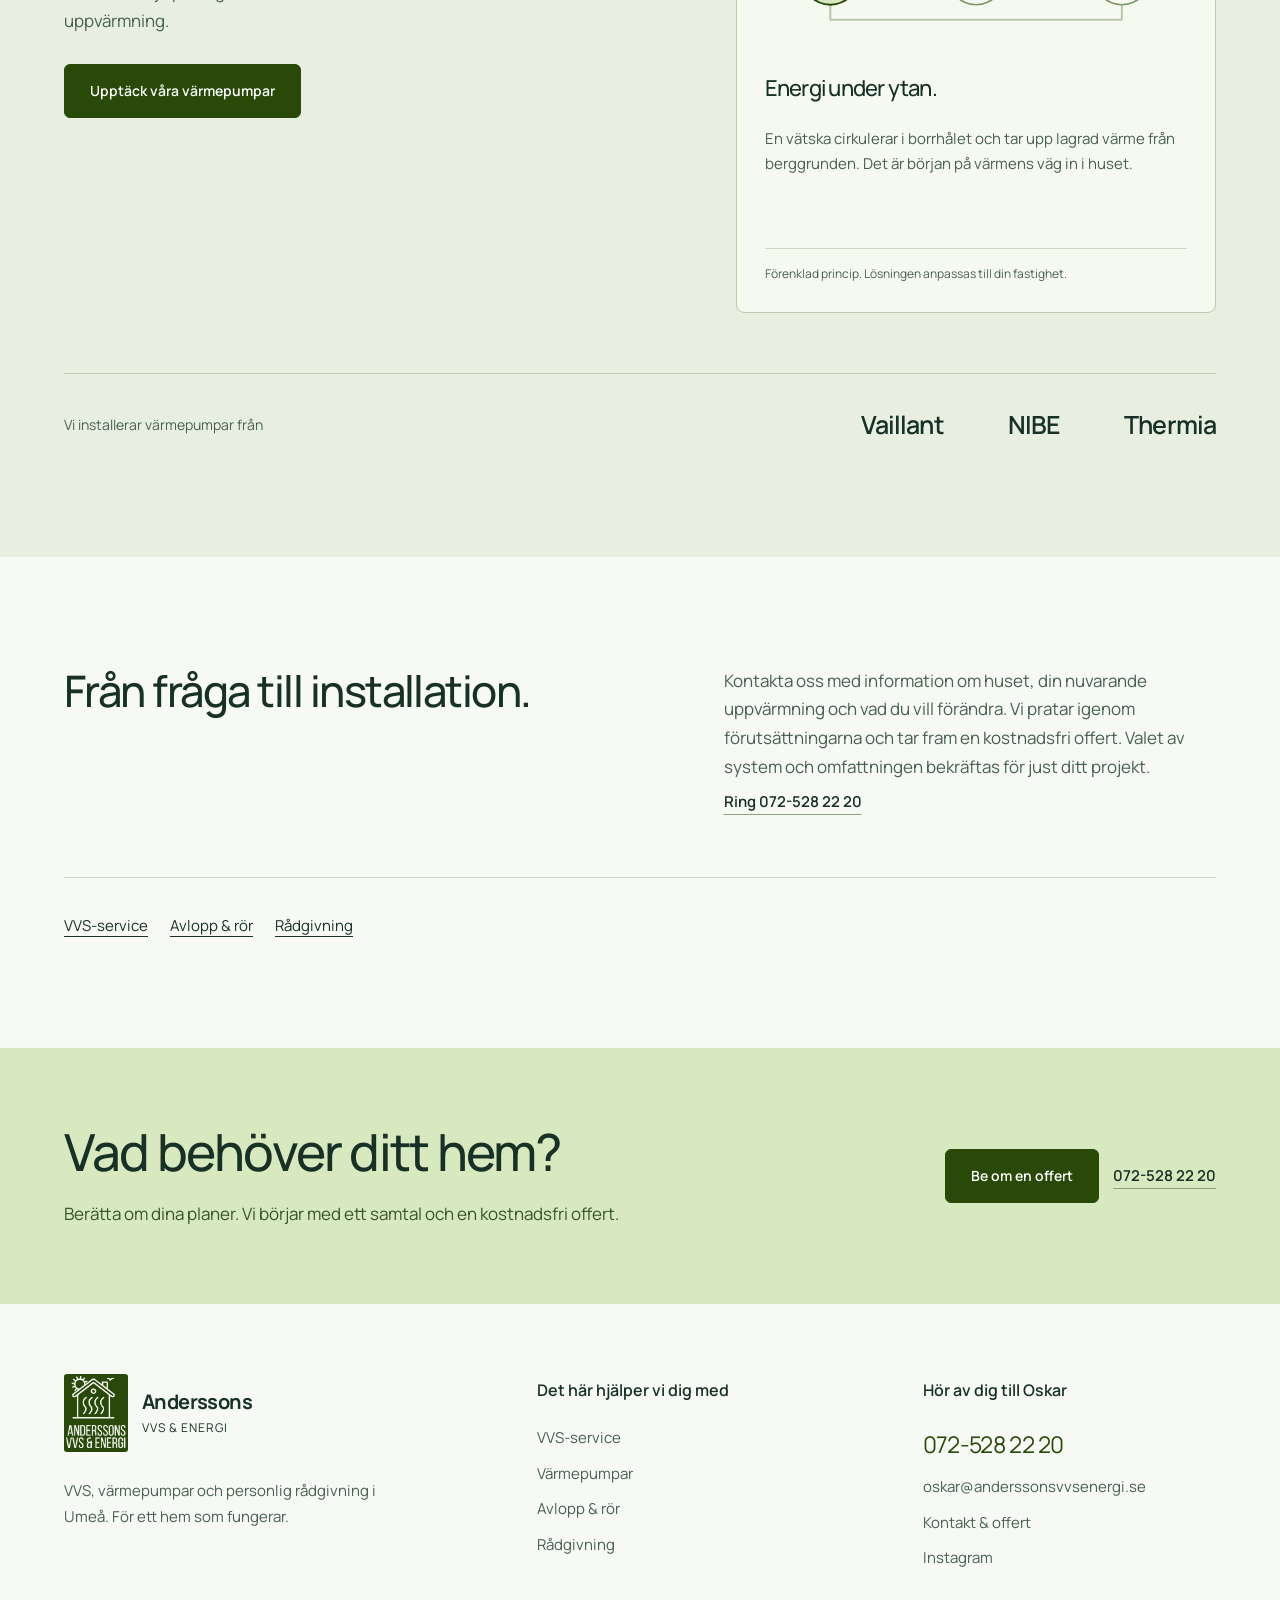
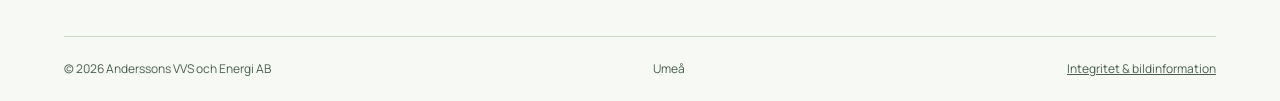
<file: varmepumpar/index.html>
<!doctype html><html lang="sv"><head><meta charset="UTF-8"><meta name="viewport" content="width=device-width,initial-scale=1"><title>Värmepumpar i Umeå | Anderssons VVS &amp; Energi</title><meta name="description" content="Vi hjälper dig med bergvärme och installation av värmepumpar från Vaillant, Nibe och Thermia."><meta name="theme-color" content="#284907"><link rel="canonical" href="https://anderssons-vvs-energi-umea.carlzzon121.chatgpt.site/varmepumpar/"><meta property="og:type" content="website"><meta property="og:locale" content="sv_SE"><meta property="og:title" content="Värmepumpar i Umeå | Anderssons VVS &amp; Energi"><meta property="og:description" content="Vi hjälper dig med bergvärme och installation av värmepumpar från Vaillant, Nibe och Thermia."><meta property="og:url" content="https://anderssons-vvs-energi-umea.carlzzon121.chatgpt.site/varmepumpar/"><link rel="icon" href="../assets/favicon.svg"><link rel="preload" href="../assets/fonts/manrope.woff2" as="font" type="font/woff2" crossorigin><link rel="stylesheet" href="../styles.css"><script src="../app.js" defer></script><script type="application/ld+json">{"@context": "https://schema.org", "@type": "Plumber", "name": "Anderssons VVS och Energi AB", "url": "https://anderssons-vvs-energi-umea.carlzzon121.chatgpt.site/", "telephone": "+46725282220", "email": "oskar@anderssonsvvsenergi.se", "areaServed": {"@type": "City", "name": "Umeå"}}</script></head><body><a class="skip" href="#main">Till innehållet</a><header class="header solid"><div class="header-inner"><a class="brand" href="../index.html" aria-label="Anderssons VVS och Energi, startsida"><img class="" src="../assets/logo.png" alt="" loading="eager" decoding="async"><span><strong>Anderssons</strong><small>VVS & ENERGI</small></span></a><nav class="desktop-nav" aria-label="Huvudmeny"><a href="../index.html#tjanster">Tjänster</a><a href="../varmepumpar/index.html">Värmepumpar</a><a href="../om-oss/index.html">Om oss</a><a href="../kontakt/index.html">Kontakt</a></nav><a class="header-phone" href="tel:+46725282220">072-528 22 20</a><a class="button" href="../kontakt/index.html">Få offert</a><button class="menu-button" aria-expanded="false" aria-controls="mobile-nav">Meny</button></div></header><nav class="mobile-nav" id="mobile-nav" aria-label="Mobilmeny" hidden><a href="../index.html#tjanster">Tjänster</a><a href="../varmepumpar/index.html">Värmepumpar</a><a href="../om-oss/index.html">Om oss</a><a href="../kontakt/index.html">Kontakt</a><a class="mobile-phone" href="tel:+46725282220">Ring 072-528 22 20</a><a href="../kontakt/index.html">Få en kostnadsfri offert</a></nav><main id="main"><section class="page-intro"><div class="container"><nav class="breadcrumbs" aria-label="Brödsmulor"><a href="../index.html">Hem</a><span>/</span><span>Värmepumpar</span></nav><h1>Ta vara på värmen<br>som finns under huset.</h1><p>Vi hjälper dig med bergvärme och installation av värmepumpar från Vaillant, Nibe och Thermia.</p></div></section><section class="container section"><div class="content-grid"><div><h2>Rätt lösning börjar<br>med ditt hus.</h2><p>Husets förutsättningar spelar roll när du ska välja värmepump. Vi går igenom ditt behov av värme och varmvatten och hjälper dig att förstå alternativen inför installationen.</p><ul class="checklist"><li>Rådgivning inför val av värmepump</li><li>Erfarenhet av bergvärmeinstallationer</li><li>Värmepumpar från Vaillant, Nibe och Thermia</li></ul><a class="button" href="../kontakt/index.html?tjanst=V%C3%A4rmepumpar">Be om en offert</a></div><figure class="detail-photo"><img class="" src="../assets/hero.webp" alt="Illustrationsbild för värmepumpar" loading="lazy" decoding="async"><figcaption>Illustrationsbild för vårt arbetsområde.</figcaption></figure></div></section><section class="heat-section section"><div class="container"><div class="heat-intro"><div><h2>Värmen finns<br>redan i berget.</h2><p>Med bergvärme tar en värmepump vara på lagrad energi i marken. Vi hjälper dig att se hur den kan bli en del av ditt hems uppvärmning.</p><a class="button" href="../varmepumpar/index.html">Upptäck våra värmepumpar</a></div><div class="heat-explainer"><div class="heat-tabs" role="group" aria-label="Utforska hur bergvärme fungerar"><button data-heat="0" aria-pressed="true">1. Berget</button><button data-heat="1" aria-pressed="false">2. Pumpen</button><button data-heat="2" aria-pressed="false">3. Hemmet</button></div><svg class="heat-diagram" viewBox="0 0 420 150" role="img" aria-label="Förenklad principskiss: energi från berget passerar värmepumpen och värmer hemmet."><path class="circuit-base" d="M65 74H355M65 75v42h290V75"/><path class="circuit-flow" d="M65 74H355"/><circle class="active-node" data-node="0" cx="65" cy="74" r="28"/><circle data-node="1" cx="210" cy="74" r="28"/><circle data-node="2" cx="355" cy="74" r="28"/><text x="65" y="79">01</text><text x="210" y="79">02</text><text x="355" y="79">03</text></svg><div class="heat-description" aria-live="polite"><h3>Energi under ytan.</h3><p>En vätska cirkulerar i borrhålet och tar upp lagrad värme från berggrunden. Det är början på värmens väg in i huset.</p></div><span class="diagram-note">Förenklad princip. Lösningen anpassas till din fastighet.</span></div></div><div class="pump-brands"><p>Vi installerar värmepumpar från</p><div class="brand-names"><span>Vaillant</span><span>NIBE</span><span>Thermia</span></div></div></div></section><section class="container section" style="padding-top:0"><div class="content-grid"><h2>Från fråga till installation.</h2><div><p>Kontakta oss med information om huset, din nuvarande uppvärmning och vad du vill förändra. Vi pratar igenom förutsättningarna och tar fram en kostnadsfri offert. Valet av system och omfattningen bekräftas för just ditt projekt.</p><a class="text-link" href="tel:+46725282220">Ring 072-528 22 20</a></div></div><nav class="related" aria-label="Fler tjänster"><a href="../vvs-service/index.html">VVS-service</a><a href="../avlopp-och-ror/index.html">Avlopp & rör</a><a href="../radgivning/index.html">Rådgivning</a></nav></section></main><section class="contact-band"><div class="container contact-band-inner"><div><h2>Vad behöver ditt hem?</h2><p>Berätta om dina planer. Vi börjar med ett samtal och en kostnadsfri offert.</p></div><div class="actions"><a class="button" href="../kontakt/index.html">Be om en offert</a><a class="text-link" href="tel:+46725282220">072-528 22 20</a></div></div></section><footer class="site-footer"><div class="container"><div class="footer-top"><div class="footer-brand"><a class="brand" href="../index.html" aria-label="Anderssons VVS och Energi, startsida"><img class="" src="../assets/logo.png" alt="" loading="eager" decoding="async"><span><strong>Anderssons</strong><small>VVS & ENERGI</small></span></a><p>VVS, värmepumpar och personlig rådgivning i Umeå. För ett hem som fungerar.</p></div><div class="footer-col"><h2>Det här hjälper vi dig med</h2><a href="../vvs-service/index.html">VVS-service</a><a href="../varmepumpar/index.html">Värmepumpar</a><a href="../avlopp-och-ror/index.html">Avlopp & rör</a><a href="../radgivning/index.html">Rådgivning</a></div><div class="footer-col"><h2>Hör av dig till Oskar</h2><a class="footer-phone" href="tel:+46725282220">072-528 22 20</a><a href="mailto:oskar@anderssonsvvsenergi.se">oskar@anderssonsvvsenergi.se</a><a href="../kontakt/index.html">Kontakt & offert</a><a href="https://www.instagram.com/anderssons.vvs.energi/" target="_blank" rel="noopener noreferrer">Instagram<span class="sr-only"> (öppnas i ny flik)</span></a></div></div><div class="footer-bottom"><span>© 2026 Anderssons VVS och Energi AB</span><span>Umeå</span><a href="../integritet/index.html">Integritet & bildinformation</a></div></div></footer></body></html>
</file>
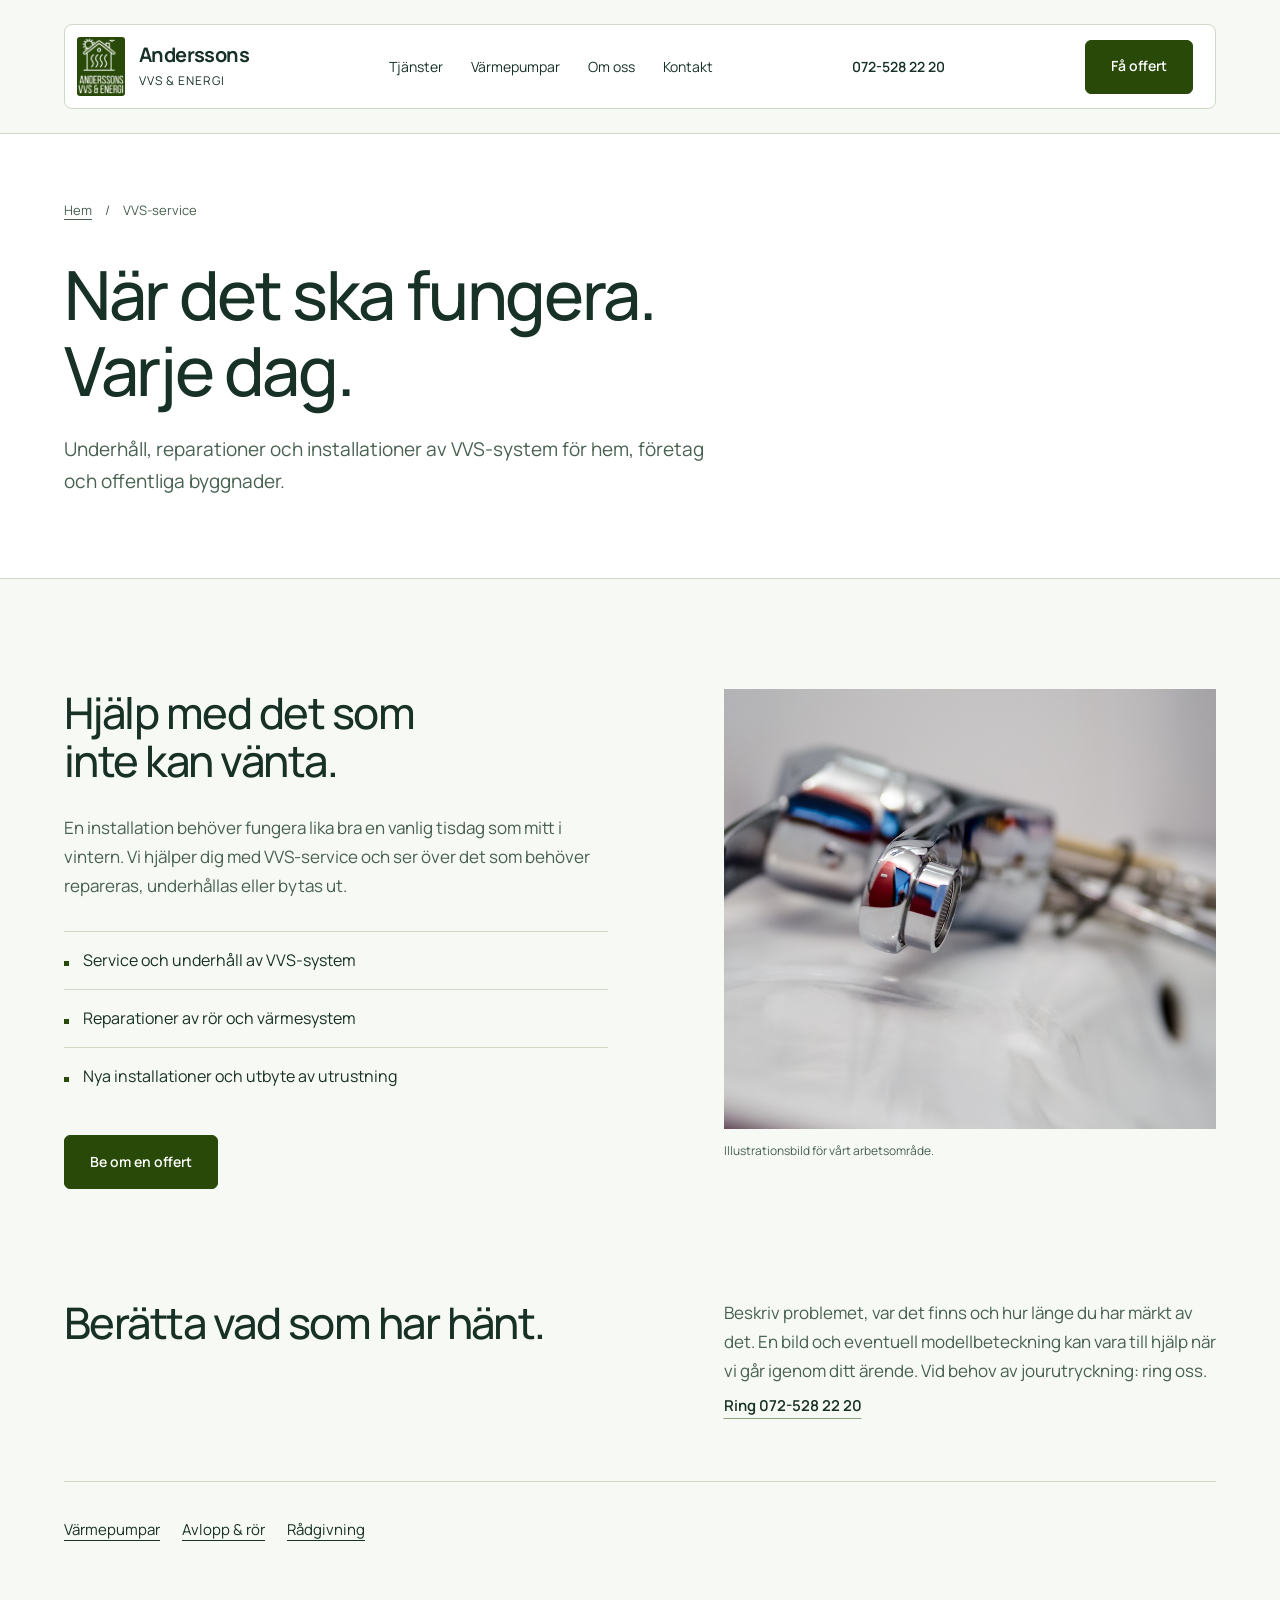
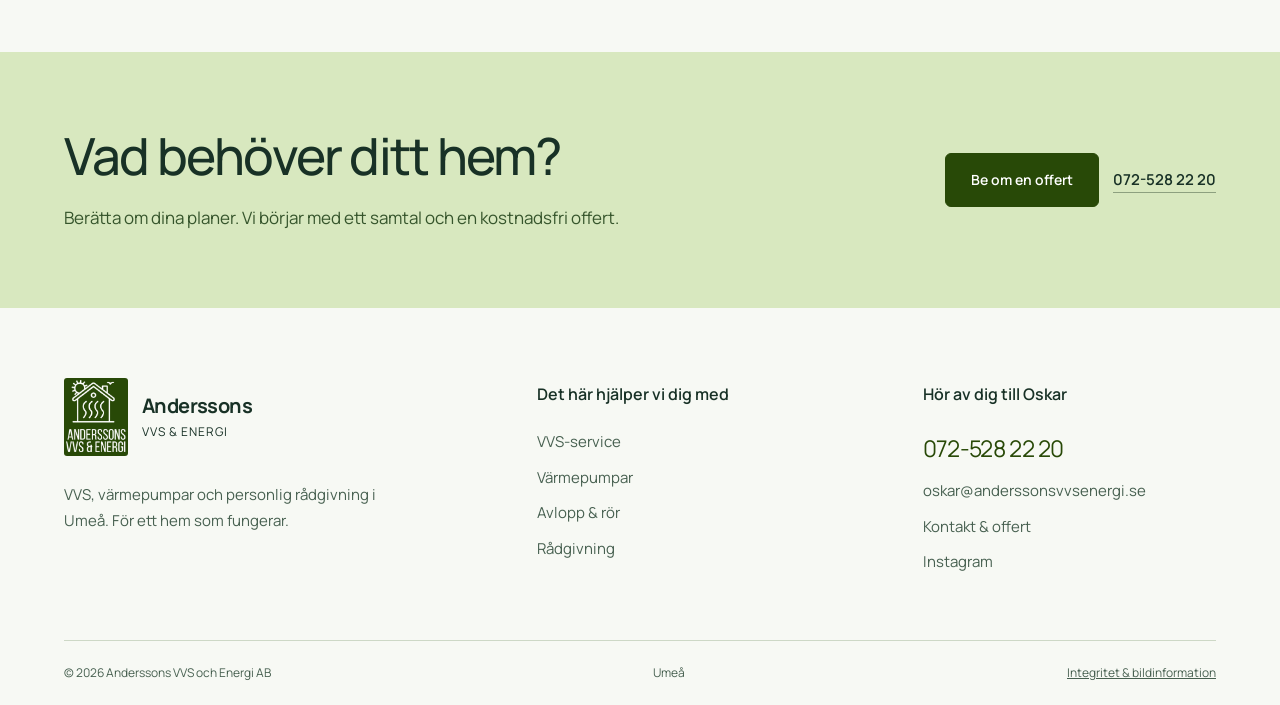
<file: vvs-service/index.html>
<!doctype html><html lang="sv"><head><meta charset="UTF-8"><meta name="viewport" content="width=device-width,initial-scale=1"><title>VVS-service i Umeå | Anderssons VVS &amp; Energi</title><meta name="description" content="Underhåll, reparationer och installationer av VVS-system för hem, företag och offentliga byggnader."><meta name="theme-color" content="#284907"><link rel="canonical" href="https://anderssons-vvs-energi-umea.carlzzon121.chatgpt.site/vvs-service/"><meta property="og:type" content="website"><meta property="og:locale" content="sv_SE"><meta property="og:title" content="VVS-service i Umeå | Anderssons VVS &amp; Energi"><meta property="og:description" content="Underhåll, reparationer och installationer av VVS-system för hem, företag och offentliga byggnader."><meta property="og:url" content="https://anderssons-vvs-energi-umea.carlzzon121.chatgpt.site/vvs-service/"><link rel="icon" href="../assets/favicon.svg"><link rel="preload" href="../assets/fonts/manrope.woff2" as="font" type="font/woff2" crossorigin><link rel="stylesheet" href="../styles.css"><script src="../app.js" defer></script><script type="application/ld+json">{"@context": "https://schema.org", "@type": "Plumber", "name": "Anderssons VVS och Energi AB", "url": "https://anderssons-vvs-energi-umea.carlzzon121.chatgpt.site/", "telephone": "+46725282220", "email": "oskar@anderssonsvvsenergi.se", "areaServed": {"@type": "City", "name": "Umeå"}}</script></head><body><a class="skip" href="#main">Till innehållet</a><header class="header solid"><div class="header-inner"><a class="brand" href="../index.html" aria-label="Anderssons VVS och Energi, startsida"><img class="" src="../assets/logo.png" alt="" loading="eager" decoding="async"><span><strong>Anderssons</strong><small>VVS & ENERGI</small></span></a><nav class="desktop-nav" aria-label="Huvudmeny"><a href="../index.html#tjanster">Tjänster</a><a href="../varmepumpar/index.html">Värmepumpar</a><a href="../om-oss/index.html">Om oss</a><a href="../kontakt/index.html">Kontakt</a></nav><a class="header-phone" href="tel:+46725282220">072-528 22 20</a><a class="button" href="../kontakt/index.html">Få offert</a><button class="menu-button" aria-expanded="false" aria-controls="mobile-nav">Meny</button></div></header><nav class="mobile-nav" id="mobile-nav" aria-label="Mobilmeny" hidden><a href="../index.html#tjanster">Tjänster</a><a href="../varmepumpar/index.html">Värmepumpar</a><a href="../om-oss/index.html">Om oss</a><a href="../kontakt/index.html">Kontakt</a><a class="mobile-phone" href="tel:+46725282220">Ring 072-528 22 20</a><a href="../kontakt/index.html">Få en kostnadsfri offert</a></nav><main id="main"><section class="page-intro"><div class="container"><nav class="breadcrumbs" aria-label="Brödsmulor"><a href="../index.html">Hem</a><span>/</span><span>VVS-service</span></nav><h1>När det ska fungera.<br>Varje dag.</h1><p>Underhåll, reparationer och installationer av VVS-system för hem, företag och offentliga byggnader.</p></div></section><section class="container section"><div class="content-grid"><div><h2>Hjälp med det som<br>inte kan vänta.</h2><p>En installation behöver fungera lika bra en vanlig tisdag som mitt i vintern. Vi hjälper dig med VVS-service och ser över det som behöver repareras, underhållas eller bytas ut.</p><ul class="checklist"><li>Service och underhåll av VVS-system</li><li>Reparationer av rör och värmesystem</li><li>Nya installationer och utbyte av utrustning</li></ul><a class="button" href="../kontakt/index.html?tjanst=VVS-service">Be om en offert</a></div><figure class="detail-photo"><img class="" src="../assets/vvs-service.jpg" alt="Illustrationsbild för vvs-service" loading="lazy" decoding="async"><figcaption>Illustrationsbild för vårt arbetsområde.</figcaption></figure></div></section><section class="container section" style="padding-top:0"><div class="content-grid"><h2>Berätta vad som har hänt.</h2><div><p>Beskriv problemet, var det finns och hur länge du har märkt av det. En bild och eventuell modellbeteckning kan vara till hjälp när vi går igenom ditt ärende. Vid behov av jourutryckning: ring oss.</p><a class="text-link" href="tel:+46725282220">Ring 072-528 22 20</a></div></div><nav class="related" aria-label="Fler tjänster"><a href="../varmepumpar/index.html">Värmepumpar</a><a href="../avlopp-och-ror/index.html">Avlopp & rör</a><a href="../radgivning/index.html">Rådgivning</a></nav></section></main><section class="contact-band"><div class="container contact-band-inner"><div><h2>Vad behöver ditt hem?</h2><p>Berätta om dina planer. Vi börjar med ett samtal och en kostnadsfri offert.</p></div><div class="actions"><a class="button" href="../kontakt/index.html">Be om en offert</a><a class="text-link" href="tel:+46725282220">072-528 22 20</a></div></div></section><footer class="site-footer"><div class="container"><div class="footer-top"><div class="footer-brand"><a class="brand" href="../index.html" aria-label="Anderssons VVS och Energi, startsida"><img class="" src="../assets/logo.png" alt="" loading="eager" decoding="async"><span><strong>Anderssons</strong><small>VVS & ENERGI</small></span></a><p>VVS, värmepumpar och personlig rådgivning i Umeå. För ett hem som fungerar.</p></div><div class="footer-col"><h2>Det här hjälper vi dig med</h2><a href="../vvs-service/index.html">VVS-service</a><a href="../varmepumpar/index.html">Värmepumpar</a><a href="../avlopp-och-ror/index.html">Avlopp & rör</a><a href="../radgivning/index.html">Rådgivning</a></div><div class="footer-col"><h2>Hör av dig till Oskar</h2><a class="footer-phone" href="tel:+46725282220">072-528 22 20</a><a href="mailto:oskar@anderssonsvvsenergi.se">oskar@anderssonsvvsenergi.se</a><a href="../kontakt/index.html">Kontakt & offert</a><a href="https://www.instagram.com/anderssons.vvs.energi/" target="_blank" rel="noopener noreferrer">Instagram<span class="sr-only"> (öppnas i ny flik)</span></a></div></div><div class="footer-bottom"><span>© 2026 Anderssons VVS och Energi AB</span><span>Umeå</span><a href="../integritet/index.html">Integritet & bildinformation</a></div></div></footer></body></html>
</file>
<file: styles.css>
@font-face{font-family:Manrope;src:url('./assets/fonts/manrope.woff2') format('woff2');font-weight:200 800;font-display:swap}
:root{--forest:#284907;--ink:#183126;--text:#476050;--paper:#f7f9f4;--soft:#e8efe0;--lime:#d8e8bf;--line:#cdd8c6;--white:#fff;--gutter:clamp(24px,5vw,80px);--ease:cubic-bezier(.16,1,.3,1)}
*{box-sizing:border-box}html{scroll-behavior:smooth;scroll-padding-top:110px}body{margin:0;font-family:Manrope,Arial,sans-serif;font-size:17px;line-height:1.7;color:var(--ink);background:var(--paper);-webkit-font-smoothing:antialiased}body.menu-open{overflow:hidden}::selection{background:var(--forest);color:white}a{color:inherit;text-decoration:none}button,input,textarea,select{font:inherit}button,a{-webkit-tap-highlight-color:transparent}button{cursor:pointer}img{display:block;max-width:100%;object-fit:cover}h1,h2,h3,p,figure{margin:0}p+p{margin-top:18px}h1,h2,h3{font-weight:500;line-height:1.12;letter-spacing:-.035em;text-wrap:balance}h1{font-size:clamp(42px,5.3vw,80px)}h2{font-size:clamp(34px,4vw,58px)}h3{font-size:25px}a:focus-visible,button:focus-visible,summary:focus-visible,input:focus-visible,select:focus-visible,textarea:focus-visible{outline:3px solid #587f2c;outline-offset:5px}input,textarea{caret-color:var(--forest)}.container{max-width:1560px;margin:auto;padding-inline:var(--gutter)}.section{padding-block:110px}.button{display:inline-flex;align-items:center;justify-content:center;gap:12px;min-height:54px;padding:15px 25px;background:var(--forest);color:white;border:1px solid var(--forest);border-radius:6px;font-size:14px;font-weight:600;line-height:1.45;transition:background .22s,transform .22s var(--ease)}.button:hover{background:#183302;transform:translateY(-2px)}.button.secondary{background:transparent;color:var(--forest);border-color:#829677}.button.secondary:hover{background:#e9efdf}.text-link{display:inline-block;text-decoration:underline;text-decoration-color:#8da07f;text-underline-offset:7px;font-size:15px;font-weight:600;padding:7px 0}.text-link:hover{color:#426d18;text-decoration-color:currentColor}.actions{display:flex;flex-wrap:wrap;gap:14px;align-items:center}.skip{position:fixed;top:12px;left:12px;z-index:100;background:var(--forest);color:white;padding:12px 20px;transform:translateY(-150%)}.skip:focus{transform:none}.sr-only{position:absolute;width:1px;height:1px;padding:0;overflow:hidden;clip:rect(0,0,0,0);white-space:nowrap;border:0}
.header{position:absolute;z-index:30;top:0;left:0;right:0;padding:24px var(--gutter);display:flex;align-items:center;gap:28px;justify-content:space-between}.header-inner{width:100%;display:flex;align-items:center;justify-content:space-between;gap:22px;background:#ffffffed;border:1px solid #ffffffa0;border-radius:8px;padding:12px 22px 12px 12px}.brand{display:flex;align-items:center;gap:14px;flex:none}.brand img{width:48px;height:59px;object-fit:contain;border-radius:3px}.brand strong{display:block;font-size:20px;letter-spacing:-.03em;line-height:1.25}.brand small{font-size:12px;letter-spacing:.08em;display:block;margin-top:4px}.desktop-nav{display:flex;gap:28px;align-items:center}.desktop-nav a{font-size:14px;position:relative;padding:12px 0}.desktop-nav a:after{content:'';position:absolute;bottom:6px;left:0;width:100%;height:1px;background:var(--forest);transform:scaleX(0);transform-origin:left;transition:transform .25s var(--ease)}.desktop-nav a:hover:after,.desktop-nav a[aria-current=page]:after{transform:scaleX(1)}.header-phone{font-size:14px;font-weight:600}.menu-button{display:none;background:none;border:1px solid var(--line);border-radius:4px;color:var(--forest);padding:12px 16px;font-size:14px}.mobile-nav{position:fixed;z-index:29;inset:109px 0 0;background:var(--paper);padding:25px var(--gutter);overflow:auto}.mobile-nav[hidden]{display:none}.mobile-nav a{display:block;padding:18px 0;border-bottom:1px solid var(--line);font-size:28px;line-height:1.4}.mobile-nav .mobile-phone{font-size:20px;margin-top:20px}.header.solid{position:relative;background:var(--paper);border-bottom:1px solid var(--line)}.header.solid .header-inner{background:white;border-color:var(--line)}
.hero{position:relative;min-height:700px;height:100svh;max-height:1200px;display:flex;align-items:center;background:#e9e9df;isolation:isolate;overflow:hidden}.hero-img{position:absolute;inset:0;width:100%;height:100%;object-position:center;z-index:-3}.hero:before{content:'';position:absolute;inset:0;z-index:-2;background:linear-gradient(90deg,#f7f9f2d9 0%,#f7f9f27a 36%,#f7f9f200 66%)}.hero-content{width:100%;padding-top:112px;padding-bottom:130px}.hero h1{max-width:740px;line-height:1.07;color:#213e14}.hero h1 span{display:block;font-weight:400}.hero-copy{font-size:17px;line-height:1.7;max-width:425px;margin-top:28px;color:#294227}.hero .actions{margin-top:32px}.hero-meta{display:flex;gap:25px;flex-wrap:wrap;margin-top:34px;font-size:12px;color:#304a28}.hero-meta span{display:flex;align-items:center;gap:9px}.hero-meta i{width:16px;height:16px;border:1px solid #5c7645;border-radius:50%;display:inline-block;position:relative}.hero-meta i:after{content:'';position:absolute;left:4px;top:3px;width:5px;height:7px;border-right:1px solid var(--forest);border-bottom:1px solid var(--forest);transform:rotate(40deg)}.hero-bottom{position:absolute;bottom:0;left:var(--gutter);right:var(--gutter);display:grid;grid-template-columns:repeat(4,1fr);background:#fffffff2;border-radius:8px 8px 0 0}.hero-bottom a{padding:23px 26px;display:flex;flex-direction:column;gap:3px;position:relative;transition:background .2s}.hero-bottom a+a{border-left:1px solid var(--line)}.hero-bottom a:hover{background:#e9efde}.hero-bottom strong{font-size:16px;font-weight:600}.hero-bottom span{font-size:12px;color:var(--text)}
.service-heading{display:grid;grid-template-columns:1fr 1fr;gap:10%;align-items:end;margin-bottom:50px}.service-heading p{color:var(--text);max-width:500px}.service-layout{display:grid;grid-template-columns:.85fr 1.15fr;gap:7%;align-items:start}.service-photo{position:relative}.service-photo img{height:500px;width:100%;object-position:41% center}.service-photo figcaption{font-size:12px;color:var(--text);margin-top:14px;display:flex;justify-content:space-between;gap:18px}.service-list{border-top:1px solid var(--line)}.service-item{padding:27px 0;border-bottom:1px solid var(--line);position:relative}.service-item h3{font-size:29px;margin-bottom:12px}.service-item p{font-size:16px;max-width:47ch;color:var(--text)}.service-item a{margin-top:10px}.service-item:hover h3{color:#4c6e2c}
.heat-section{background:var(--soft);position:relative;overflow:hidden}.heat-intro{display:grid;grid-template-columns:1fr .9fr;gap:12%;align-items:start}.heat-intro h2{max-width:650px}.heat-intro p{color:var(--text);margin-top:25px;max-width:480px}.heat-intro .button{margin-top:28px}.heat-explainer{border:1px solid #bccbab;border-radius:8px;background:#f6f9f0;padding:28px}.heat-tabs{display:grid;grid-template-columns:repeat(3,1fr);gap:5px;position:relative;z-index:2}.heat-tabs button{border:1px solid var(--line);border-radius:4px;color:var(--forest);padding:12px 8px;font-size:14px;background:#fff;transition:background .25s}.heat-tabs button[aria-pressed=true]{background:var(--forest);color:white;border-color:var(--forest)}.heat-diagram{width:100%;height:155px;margin-block:12px}.heat-diagram path{fill:none;stroke-linecap:round;stroke-linejoin:round}.circuit-base{stroke:#b8c7ac;stroke-width:2}.circuit-flow{stroke:#4d762c;stroke-width:3;stroke-dasharray:10 13;animation:circuit 2s linear infinite}.heat-diagram circle{fill:#f6f9f0;stroke:#7e986c;stroke-width:1.5;transition:fill .3s}.heat-diagram text{font:14px Manrope,sans-serif;fill:var(--forest);text-anchor:middle}.heat-diagram .active-node{fill:var(--lime);stroke:var(--forest);stroke-width:2}.heat-explainer h3{font-size:22px;margin-bottom:12px}.heat-explainer p{font-size:15px;min-height:102px;color:var(--text)}.diagram-note{font-size:12px;color:var(--text);display:block;border-top:1px solid var(--line);padding-top:15px;margin-top:20px}.pump-brands{margin-top:60px;padding-top:30px;border-top:1px solid #bbc8b1;display:flex;justify-content:space-between;gap:40px;align-items:center}.pump-brands p{font-size:14px;color:var(--text);max-width:270px}.brand-names{display:flex;align-items:center;gap:clamp(35px,5vw,80px);font-size:25px;letter-spacing:-.035em;font-weight:600;flex-wrap:wrap}@keyframes circuit{to{stroke-dashoffset:-46}}
.about-home{display:grid;grid-template-columns:1.1fr .9fr;gap:13%;align-items:start}.about-home p{color:var(--text)}.about-home .text-link{margin-top:25px}.about-points{margin-top:40px;display:grid;grid-template-columns:1fr 1fr;gap:28px}.about-points div{border-top:1px solid var(--line);padding-top:20px}.about-points h3{font-size:20px;margin-bottom:12px}.about-points p{font-size:15px}.personal-contact{display:flex;align-items:center;gap:20px;border-top:1px solid var(--line);margin-top:32px;padding-top:24px}.personal-contact img{width:66px;height:80px;object-fit:contain}.personal-contact strong{font-size:20px;font-weight:600;display:block}.personal-contact span{display:block;font-size:14px;color:var(--text);margin-block:3px}.personal-contact a{font-size:16px;text-decoration:underline;text-underline-offset:5px}
.reviews{background:white;border-block:1px solid var(--line)}.reviews-head{display:flex;align-items:end;justify-content:space-between;gap:40px;margin-bottom:50px}.reviews-head p{font-size:14px;color:var(--text);max-width:310px}.reviews-head a{text-decoration:underline;text-underline-offset:4px}.quotes{display:grid;grid-template-columns:1.2fr .8fr;gap:8%}.quote{border-top:1px solid var(--line);padding-top:30px}.quote blockquote{margin:0;font-size:clamp(24px,2.2vw,34px);line-height:1.45;letter-spacing:-.025em}.quote blockquote:before{content:'“';display:block;color:var(--forest);font-size:70px;height:63px;line-height:1}.quote figcaption{margin-top:28px;font-size:14px;color:var(--text)}.quote cite{font-style:normal;font-weight:600;color:var(--ink)}
.faq-layout{display:grid;grid-template-columns:.85fr 1.15fr;gap:12%}.faq-layout>div>p{margin-top:26px;color:var(--text)}.faq-list{border-top:1px solid var(--line)}details{border-bottom:1px solid var(--line)}summary{list-style:none;cursor:pointer;padding:23px 36px 23px 0;position:relative;font-size:17px;line-height:1.5;font-weight:600}summary::-webkit-details-marker{display:none}summary:before,summary:after{content:'';position:absolute;right:3px;top:34px;width:13px;height:1.5px;background:var(--forest)}summary:after{transform:rotate(90deg);transition:transform .2s}details[open] summary:after{transform:rotate(0deg)}details p{color:var(--text);font-size:16px;padding-bottom:25px;max-width:65ch}
.contact-band{padding:75px 0;background:var(--lime)}.contact-band-inner{display:flex;justify-content:space-between;align-items:center;gap:50px}.contact-band h2{font-size:clamp(35px,4vw,54px);max-width:690px}.contact-band p{color:#36552c;margin-top:20px}.contact-band .actions{flex-shrink:0}.site-footer{background:var(--paper);padding-top:70px}.footer-top{display:grid;grid-template-columns:1.3fr 1fr 1fr;gap:8%;padding-bottom:60px}.footer-brand .brand img{width:64px;height:78px}.footer-brand p{margin-top:26px;font-size:15px;color:var(--text);max-width:340px}.footer-col h2{font-size:16px;letter-spacing:0;margin:8px 0 20px;font-weight:600}.footer-col a{display:block;font-size:15px;color:var(--text);padding:5px 0;overflow-wrap:anywhere}.footer-col a:hover{text-decoration:underline;text-underline-offset:5px}.footer-col .footer-phone{font-size:23px;color:var(--forest);letter-spacing:-.03em}.footer-bottom{display:flex;justify-content:space-between;gap:20px;flex-wrap:wrap;border-top:1px solid var(--line);padding:22px 0;font-size:12px;color:var(--text)}.footer-bottom a{text-decoration:underline}
.page-intro{padding-block:65px 80px;border-bottom:1px solid var(--line);background:white}.breadcrumbs{font-size:13px;color:var(--text);display:flex;gap:13px;margin-bottom:35px}.breadcrumbs a{text-decoration:underline;text-underline-offset:4px}.page-intro h1{max-width:1000px}.page-intro p{max-width:650px;color:var(--text);font-size:19px;margin-top:25px}.page-intro .actions{margin-top:30px}.content-grid{display:grid;grid-template-columns:1.05fr .95fr;gap:10%;align-items:start}.content-grid h2{font-size:clamp(32px,3.4vw,48px);margin-bottom:28px}.content-grid p{color:var(--text)}.detail-photo img{width:100%;height:440px;object-position:center}.detail-photo figcaption{font-size:12px;color:var(--text);margin-top:12px}.checklist{list-style:none;padding:0;margin:30px 0}.checklist li{border-top:1px solid var(--line);padding:15px 0;font-size:16px;display:flex;align-items:baseline;gap:14px}.checklist li:before{content:'';height:5px;width:5px;background:var(--forest);flex:none}.related{display:flex;gap:22px;flex-wrap:wrap;padding-top:35px;margin-top:55px;border-top:1px solid var(--line)}.related a{font-size:15px;text-decoration:underline;text-underline-offset:5px}.contact-page{display:grid;grid-template-columns:.85fr 1.15fr;gap:10%}.contact-page h1{font-size:clamp(40px,5vw,68px)}.contact-page>div>p{margin-top:28px;color:var(--text)}.contact-details{margin-top:36px;padding-top:26px;border-top:1px solid var(--line)}.contact-details a{display:block;overflow-wrap:anywhere;font-size:21px;padding:6px 0}.contact-details p{margin-top:20px;font-size:15px;color:var(--text)}.contact-details h2{font-size:22px;letter-spacing:-.02em;margin-top:30px}.quote-form{padding:36px;background:white;border:1px solid var(--line);border-radius:8px}.quote-form h2{font-size:28px;margin-bottom:12px}.quote-form>p{font-size:15px;color:var(--text);margin-bottom:28px}.fields{display:grid;grid-template-columns:1fr 1fr;gap:22px}.field{display:flex;flex-direction:column;gap:8px;margin-bottom:22px;min-width:0}.field label{font-size:14px;font-weight:600}.field input,.field select,.field textarea{font-size:16px;width:100%;padding:13px;border:1px solid #92a187;border-radius:4px;color:var(--ink);background:white;min-height:50px}.field textarea{min-height:140px;resize:vertical}.field input::placeholder,.field textarea::placeholder{color:#63725e}.quote-form .button{width:100%}.quote-form .form-note,.form-status{font-size:13px;color:var(--text);margin-top:18px;line-height:1.6}.form-status:not(:empty){background:var(--soft);padding:15px}.legal{max-width:920px}.legal h1{font-size:55px;margin-bottom:32px}.legal h2{font-size:28px;margin-top:38px;margin-bottom:18px}.legal p{color:var(--text)}
@media(min-width:1500px){.hero-img{object-position:center 55%}.hero-content{padding-bottom:120px}}
@media(max-width:1150px){.desktop-nav{gap:20px}.header-phone{display:none}.brand strong{font-size:18px}.header-inner{gap:18px}.hero h1{font-size:64px}.hero-copy{max-width:360px}.hero:before{background:linear-gradient(90deg,#f7f9f2e8,#f7f9f2a6 40%,#f7f9f200 78%)}.contact-band-inner{align-items:flex-start;flex-direction:column;gap:28px}.service-layout{gap:5%}.heat-intro{gap:6%}.section{padding-block:85px}.hero-bottom a{padding:22px 18px}.hero-bottom span{font-size:11px}.about-home{gap:7%}}
@media(max-width:800px){:root{--gutter:24px}body{font-size:16px}.header{padding:16px}.header-inner{padding:10px 12px 10px 10px;border-radius:6px}.brand{gap:10px}.brand img{width:42px;height:51px}.brand strong{font-size:17px}.brand small{font-size:11px;letter-spacing:.065em}.desktop-nav,.header-inner>.button{display:none}.menu-button{display:block}.hero{height:100svh;min-height:780px;max-height:1050px;align-items:flex-start}.hero-img{object-position:67% center;opacity:.84}.hero:before{background:linear-gradient(180deg,#f6f8f0f5 0%,#f6f8f0db 39%,#f6f8f02b 69%,#f6f8f060 85%)}.hero-content{padding-top:151px;padding-bottom:220px}.hero h1{font-size:clamp(40px,8.6vw,58px);max-width:560px;line-height:1.1}.hero-copy{font-size:16px;max-width:370px;margin-top:22px}.hero .actions{margin-top:25px;gap:12px}.hero .button{padding-inline:20px;min-height:50px}.hero-meta{margin-top:25px;font-size:12px;gap:13px}.hero-bottom{grid-template-columns:repeat(2,1fr);left:16px;right:16px}.hero-bottom a{padding:16px 19px;min-height:78px}.hero-bottom a:nth-child(3){border-left:0;border-top:1px solid var(--line)}.hero-bottom a:nth-child(4){border-top:1px solid var(--line)}.hero-bottom strong{font-size:15px}.hero-bottom span{font-size:12px}.section{padding-block:65px}.service-heading{grid-template-columns:1fr;gap:25px;margin-bottom:35px}.service-heading h2{font-size:38px}.service-layout{grid-template-columns:1fr;gap:30px}.service-photo img{height:300px;object-position:center 45%}.service-item h3{font-size:28px}.service-item{padding-block:25px}.heat-intro{grid-template-columns:1fr;gap:35px}.heat-intro h2{font-size:39px}.heat-intro p{margin-top:22px}.heat-explainer{padding:20px}.heat-explainer p{min-height:96px}.heat-diagram{height:140px}.pump-brands{margin-top:36px;display:block;padding-top:25px}.pump-brands p{max-width:none}.brand-names{font-size:23px;margin-top:25px;gap:30px}.about-home{grid-template-columns:1fr;gap:28px}.about-home h2{font-size:38px}.about-points{gap:24px;margin-top:30px}.about-points h3{font-size:20px}.reviews-head{display:block;margin-bottom:30px}.reviews-head h2{font-size:38px}.reviews-head p{margin-top:25px}.quotes{grid-template-columns:1fr;gap:35px}.quote{padding-top:22px}.quote blockquote{font-size:27px}.quote figcaption{margin-top:23px}.faq-layout{grid-template-columns:1fr;gap:30px}.faq-layout h2{font-size:38px}.faq-layout>div>p{margin-top:22px}.contact-band{padding-block:55px}.contact-band h2{font-size:38px}.contact-band .actions{width:100%}.footer-top{grid-template-columns:1fr 1fr;gap:36px 25px;padding-bottom:40px}.footer-brand{grid-column:span 2}.footer-brand p{margin-top:22px}.site-footer{padding-top:48px}.footer-col .footer-phone{font-size:20px}.footer-col a{font-size:14px}.footer-bottom{font-size:12px;gap:14px}.page-intro{padding-block:40px 55px}.page-intro h1{font-size:44px}.page-intro p{font-size:17px}.breadcrumbs{margin-bottom:28px;font-size:12px}.content-grid{grid-template-columns:1fr;gap:35px}.content-grid h2{font-size:35px}.detail-photo img{height:330px}.contact-page{grid-template-columns:1fr;gap:40px}.contact-page h1{font-size:46px}.quote-form{padding:25px 20px}.fields{grid-template-columns:1fr;gap:0}.legal h1{font-size:42px}}
@media(max-width:370px){.hero{min-height:820px}.hero h1{font-size:37px}.hero-content{padding-top:143px}.brand strong{font-size:15px}.brand small{font-size:11px}.brand img{width:34px;height:43px}.header-inner{gap:10px}.menu-button{padding:10px 12px}.hero-meta{max-width:240px;gap:8px}.hero-bottom a{padding-inline:14px}.hero-bottom strong{font-size:14px}.brand-names{gap:23px;font-size:21px}.about-points{grid-template-columns:1fr}.footer-top{grid-template-columns:1fr}.footer-brand{grid-column:auto}.footer-col .footer-phone{font-size:23px}}
@media(prefers-reduced-motion:reduce){html{scroll-behavior:auto}*,*:before,*:after{animation:none!important;transition:none!important}}

.heat-section+.section{padding-top:110px!important}html{scrollbar-color:#829677 #f7f9f4}.personal-contact a{overflow-wrap:anywhere}@media(max-width:800px){.heat-section+.section{padding-top:65px!important}.footer-top{grid-template-columns:1fr}.footer-brand{grid-column:auto}}
@media(max-width:370px){.hero{height:auto;min-height:100svh;max-height:none;display:block}.hero-content{padding-bottom:38px}.hero-bottom{position:relative;left:auto;right:auto;margin:0 16px}.hero-meta{max-width:none;row-gap:12px}}

.comfort-banner{background:var(--paper);border-bottom:1px solid var(--line)}.comfort-banner picture{display:block;overflow:hidden}.comfort-banner img{width:100%;height:clamp(340px,31vw,480px);object-fit:cover;object-position:50% 70%}.comfort-caption{display:flex;justify-content:space-between;align-items:center;gap:24px;padding-block:30px}.comfort-caption h2{font-size:clamp(26px,2.3vw,34px);line-height:1.2;letter-spacing:-.025em}.comfort-caption h2 br{display:none}.comfort-caption p{font-size:12px;line-height:1.65;text-align:right;color:var(--text)}.comfort-caption a{text-decoration:underline;text-underline-offset:3px}@media(max-width:800px){.comfort-banner img{height:310px;object-position:48% 65%}.comfort-caption{align-items:flex-start;padding-block:23px;gap:16px}.comfort-caption h2{font-size:25px}.comfort-caption h2 br{display:block}.comfort-caption p{font-size:12px;flex-shrink:0}}@media(max-width:370px){.comfort-caption{display:block}.comfort-caption p{text-align:left;margin-top:18px;font-size:12px}}
</file>
